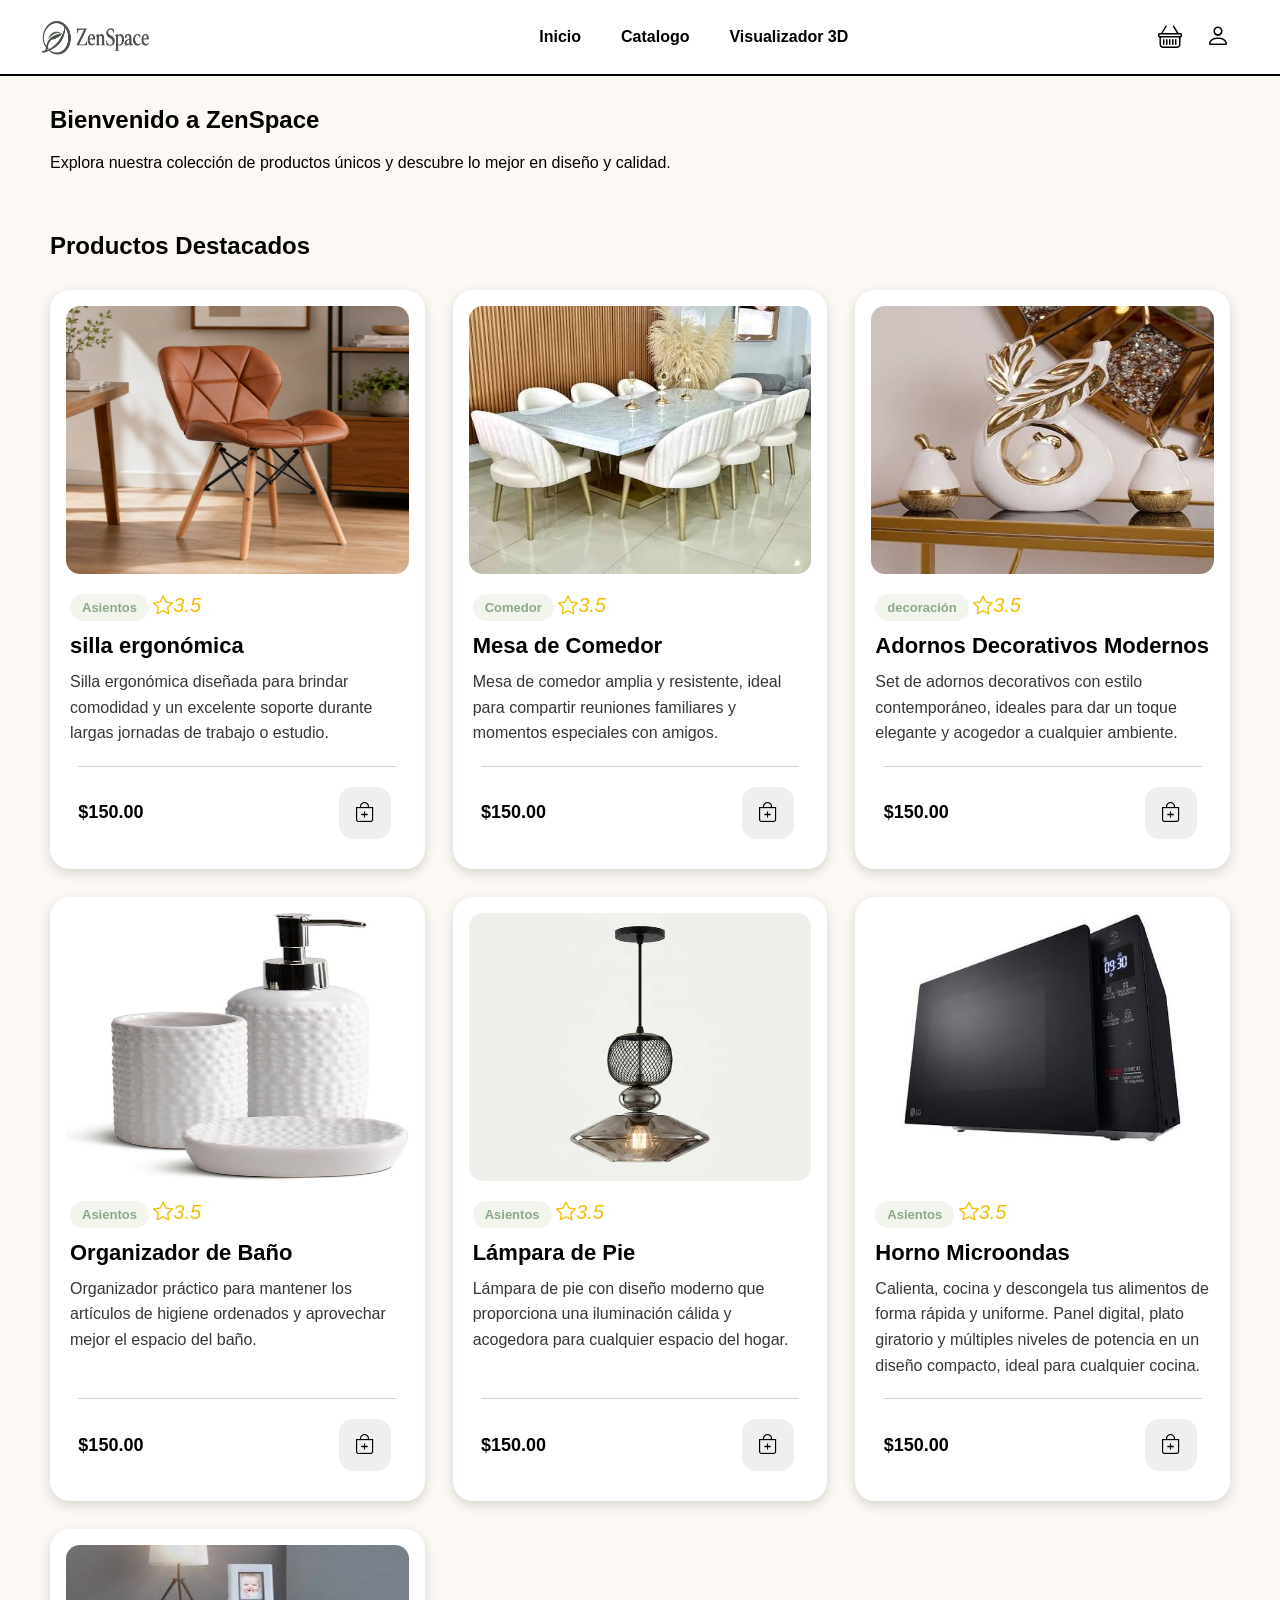
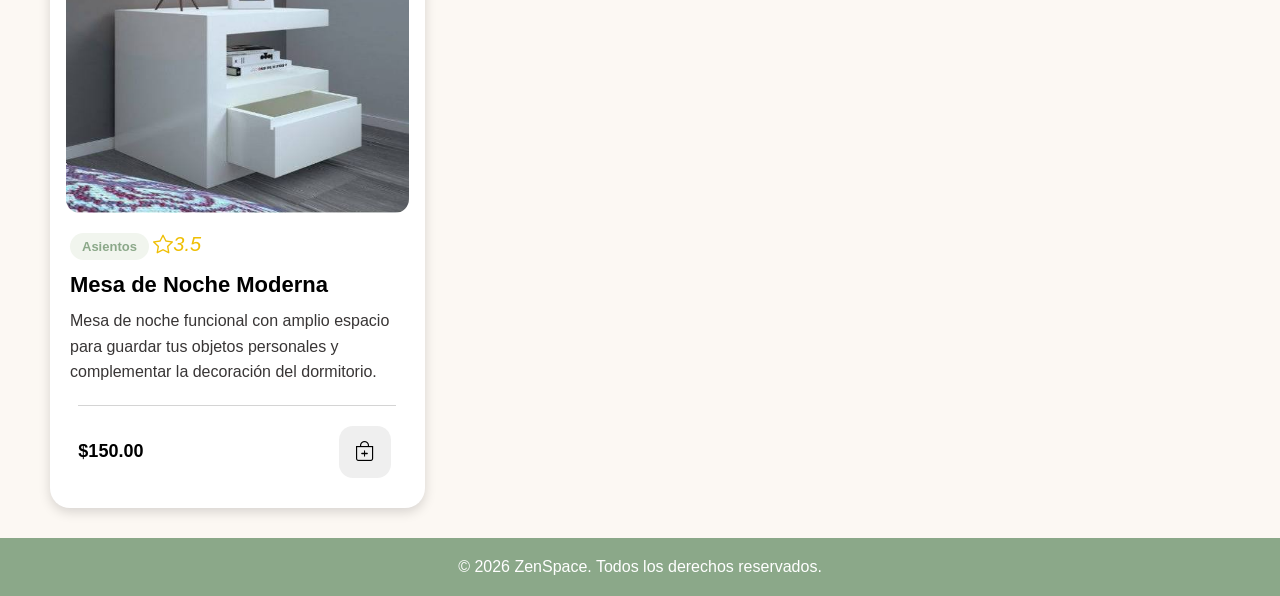
<file: index.html>
<!DOCTYPE html>
<html lang="en">
<head>
    <meta charset="UTF-8">
    <meta name="viewport" content="width=device-width, initial-scale=1.0">
    <title>ZenSpace</title>
    <link rel="stylesheet" href="style.css">
</head>
<body>
    <header class="header">
        <div class="logo">
            <img src="images/logo.png" alt="Logo ZenSpace" width="110" height="35">
        </div>
        <nav class="menu">
            <a href="index.html" class="link">Inicio</a>
            <a href="catalogo.html" class="link">Catalogo</a>
            <a href="visualizador.html" class="link">Visualizador 3D</a>
        </nav>
                <nav class="menu_1">
            <a href="carrito.html" class="btn-carrito"><i class="bi bi-basket"></i></a>
            <a href="perfil.html" class="btn-perfil"><i class="bi bi-person"></i></a>
        </nav>
    </header>

<section class="bienvenida">
    <h1>Bienvenido a ZenSpace</h1>
    <p>Explora nuestra colección de productos únicos y descubre lo mejor en diseño y calidad.</p>
</section>
   
<section>

</section>

  <section class="destacadas-seccion">
     <h2> Productos Destacados</h2>

    <div class="grid-catalogo">
      <article class="card-producto">
        <div class="img-producto">
          <img src="images/silla.png" alt="Silla ergonómica">
          <button class="favorito">
          <i class="bi bi-heart"></i></button>
        </div>

        <div class="contenido-producto" data-id="1">
          <div class="encabezado">
           <span class="marcar-categoria">Asientos</span>
           <span class="btn-estrella"><i class="bi bi-star">3.5</i> </span>
          </div>
           <h3>silla ergonómica</h3>
           <p>Silla ergonómica diseñada para brindar comodidad y un excelente soporte durante largas jornadas de trabajo o estudio.</p>     
          <div class="footer-producto">
           <strong class="precio-catalogo">$150.00</strong>
           <button class="btn-aggcarrito">
           <i class="bi bi-bag-plus"></i></button>
          </div>
        </div>
      </article>

      <article class="card-producto" data-id="2">
        <div class="img-producto">
         <img src="images/comedor.png" alt="Mesa de madera">
         <button class="favorito">
         <i class="bi bi-heart"></i></button>
        </div>

        <div class="contenido-producto">
          <div class="encabezado">
           <span class="marcar-categoria">Comedor</span>
           <span class="btn-estrella"><i class="bi bi-star">3.5</i> </span>
          </div>
           <h3>Mesa de Comedor</h3>
           <p>Mesa de comedor amplia y resistente, ideal para compartir reuniones familiares y momentos especiales con amigos.</p>

          <div class="footer-producto">
           <strong class="precio-catalogo">$150.00</strong>
           <button class="btn-aggcarrito">
           <i class="bi bi-bag-plus"></i></button>
          </div>
        </div>
      </article>

      <article class="card-producto" data-id="3">
        <div class="img-producto">
         <img src="images/adornos.png" alt="Mesa de madera">
         <button class="favorito">
         <i class="bi bi-heart"></i></button>
        </div>

        <div class="contenido-producto">
          <div class="encabezado">
           <span class="marcar-categoria">decoración</span>
           <span class="btn-estrella"><i class="bi bi-star">3.5</i> </span>
          </div>
         <h3>Adornos Decorativos Modernos</h3>
         <p>Set de adornos decorativos con estilo contemporáneo, ideales para dar un toque elegante y acogedor a cualquier ambiente.</p>
          <div class="footer-producto">
           <strong class="precio-catalogo">$150.00</strong>
           <button class="btn-aggcarrito">
           <i class="bi bi-bag-plus"></i></button>
          </div>
        </div>
      </article>

      <article class="card-producto" data-id="4">
        <div class="img-producto">
         <img src="images/aseo.png" alt="Mesa de madera">
         <button class="favorito">
         <i class="bi bi-heart"></i></button>
        </div>

        <div class="contenido-producto">
          <div class="encabezado">
           <span class="marcar-categoria">Asientos</span>
           <span class="btn-estrella"><i class="bi bi-star">3.5</i> </span>
          </div>
           <h3>Organizador de Baño</h3>
           <p>Organizador práctico para mantener los artículos de higiene ordenados y aprovechar mejor el espacio del baño.</p>

          <div class="footer-producto">
           <strong class="precio-catalogo">$150.00</strong>
           <button class="btn-aggcarrito">
           <i class="bi bi-bag-plus"></i></button>
          </div>
        </div>
      </article>

      <article class="card-producto" data-id="5">
        <div class="img-producto">
         <img src="images/lampara.png" alt="Mesa de madera">
         <button class="favorito">
         <i class="bi bi-heart"></i></button>
        </div>

        <div class="contenido-producto">
          <div class="encabezado">
           <span class="marcar-categoria">Asientos</span>
           <span class="btn-estrella"><i class="bi bi-star">3.5</i> </span>
          </div>
           <h3>Lámpara de Pie</h3>
           <p>Lámpara de pie con diseño moderno que proporciona una iluminación cálida y acogedora para cualquier espacio del hogar.</p>

          <div class="footer-producto">
           <strong class="precio-catalogo">$150.00</strong>
           <button class="btn-aggcarrito">
           <i class="bi bi-bag-plus"></i></button>
          </div>
        </div>
      </article>

      <article class="card-producto" data-id="6">
        <div class="img-producto">
         <img src="images/microondas.png" alt="Mesa de madera">
         <button class="favorito">
         <i class="bi bi-heart"></i></button>
        </div>

        <div class="contenido-producto">
          <div class="encabezado">
           <span class="marcar-categoria">Asientos</span>
           <span class="btn-estrella"><i class="bi bi-star">3.5</i> </span>
          </div>
           <h3>Horno Microondas</h3>
           <p>Calienta, cocina y descongela tus alimentos de forma rápida y uniforme. Panel digital, plato giratorio y múltiples niveles de potencia en un diseño compacto, ideal para cualquier cocina.</p>

          <div class="footer-producto">
           <strong class="precio-catalogo">$150.00</strong>
           <button class="btn-aggcarrito">
           <i class="bi bi-bag-plus"></i></button>
          </div>
        </div>
      </article>

      <article class="card-producto" data-id="7">
        <div class="img-producto">
         <img src="images/mesa_noche.png" alt="Mesa de madera">
         <button class="favorito">
         <i class="bi bi-heart"></i></button>
        </div>

        <div class="contenido-producto">
          <div class="encabezado">
           <span class="marcar-categoria">Asientos</span>
           <span class="btn-estrella"><i class="bi bi-star">3.5</i> </span>
           </div>
           <h3>Mesa de Noche Moderna</h3>
           <p>Mesa de noche funcional con amplio espacio para guardar tus objetos personales y complementar la decoración del dormitorio.</p>

          <div class="footer-producto">
           <strong class="precio-catalogo">$150.00</strong>
           <button class="btn-aggcarrito">
           <i class="bi bi-bag-plus"></i></button>
          </div>
        </div>
      </article>

  </section>


  <footer class="footer">
    <p>&copy; 2026 ZenSpace. Todos los derechos reservados.</p>
</footer>
<script src="app.js"></script>
</body>
</html>
</file>
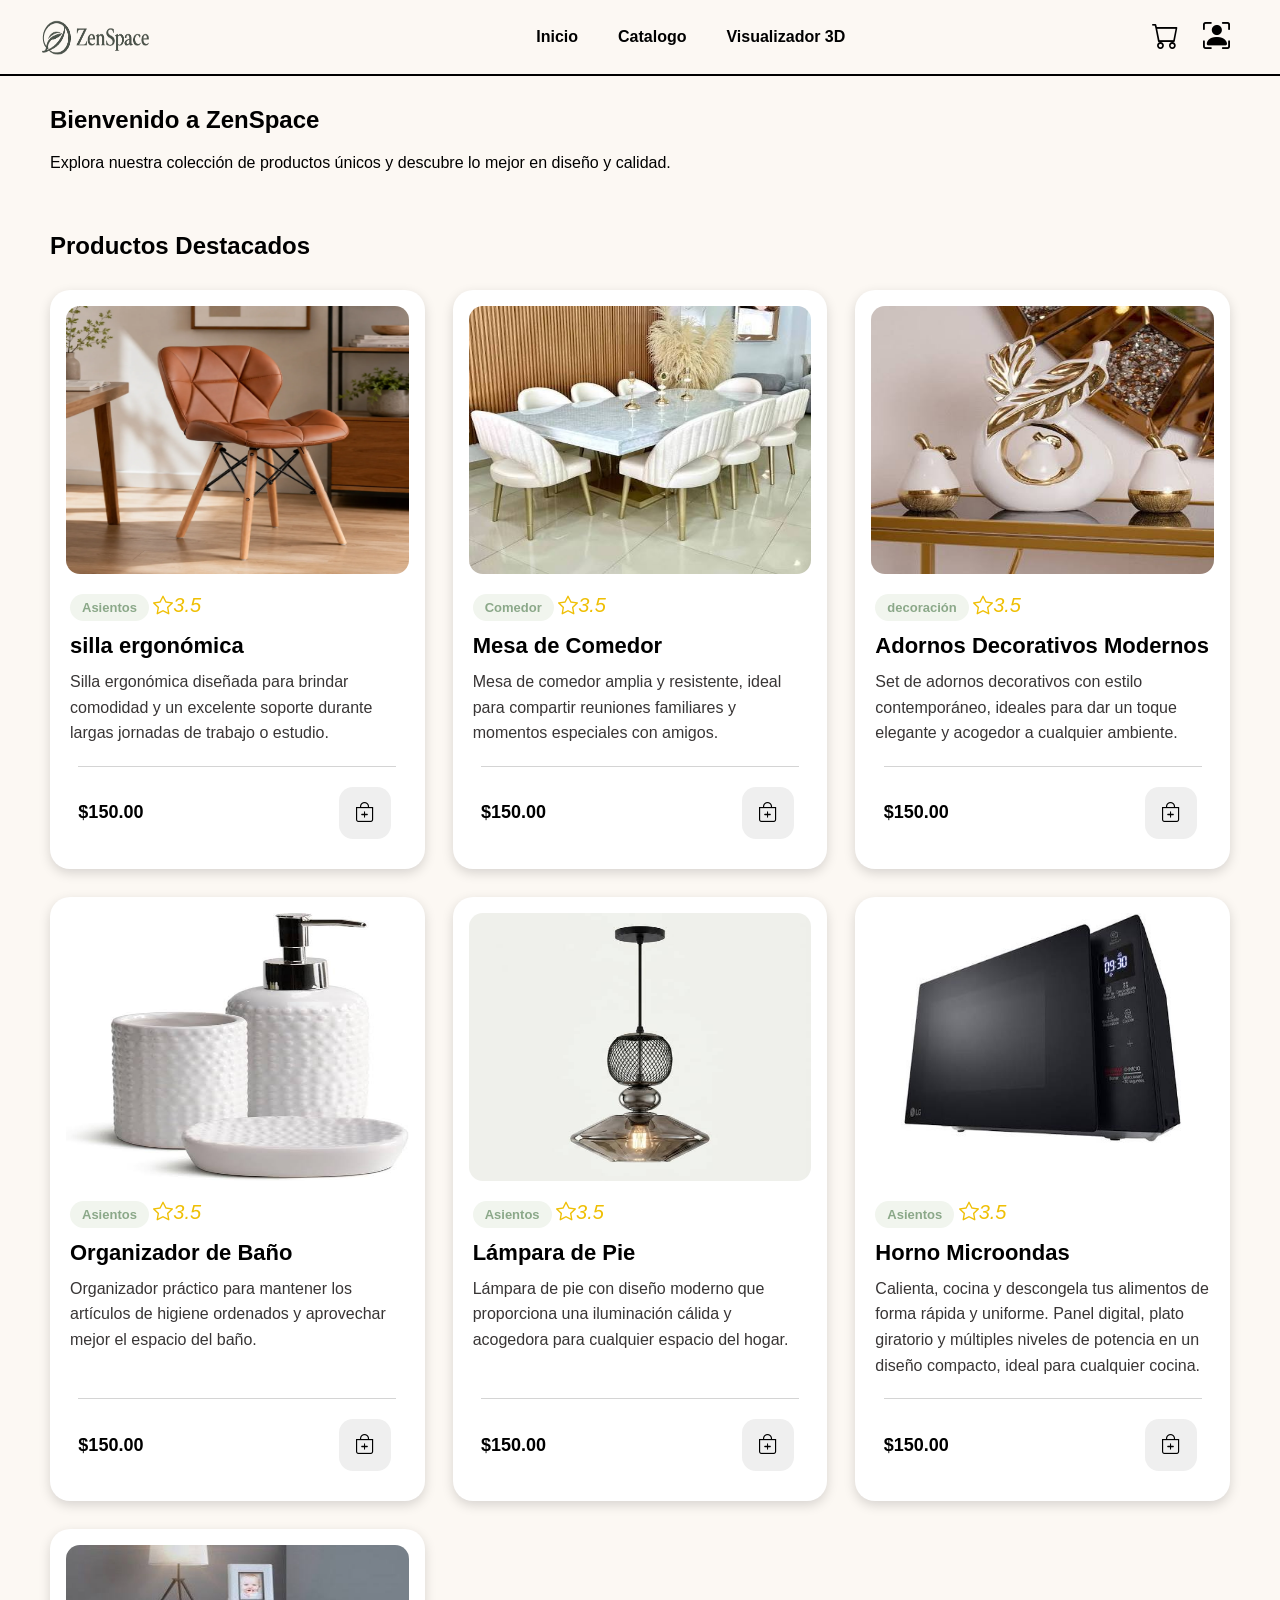
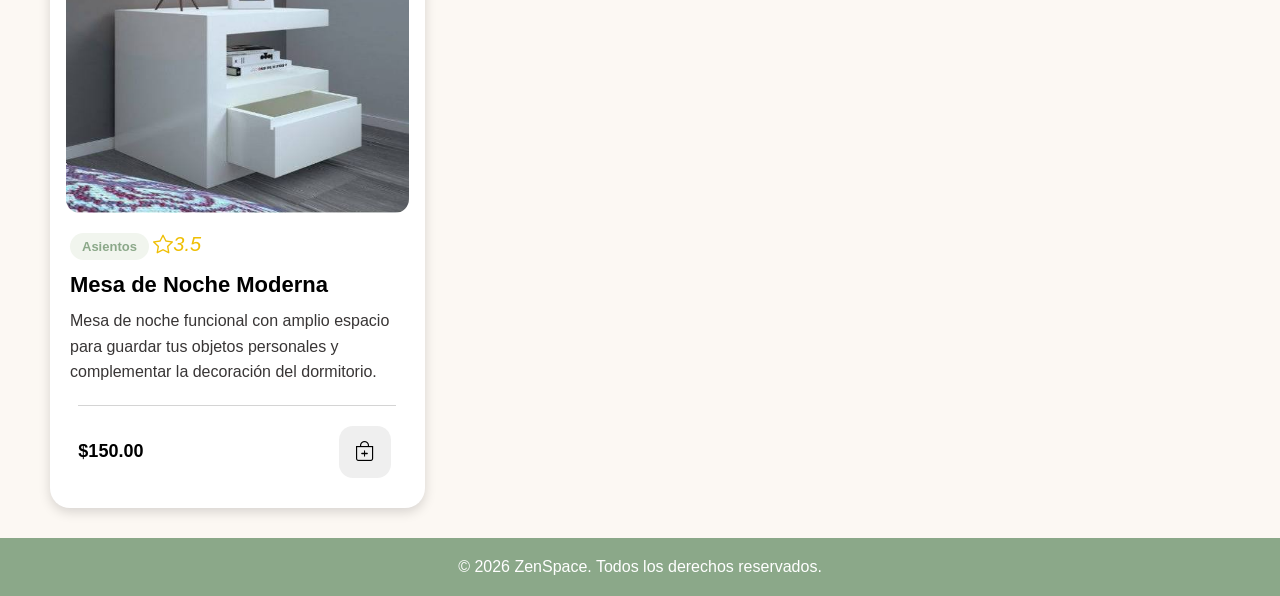
<file: Cliente/index.html>
<!DOCTYPE html>
<html lang="en">
<head>
    <meta charset="UTF-8">
    <meta name="viewport" content="width=device-width, initial-scale=1.0">
    <title>ZenSpace</title>
    <link rel="stylesheet" href="style.css">
</head>
<body>
    <header class="header">
        <div class="logo">
            <img src="../images/logo.png" alt="Logo ZenSpace" width="110" height="35">
        </div>
        <nav class="menu">
            <a href="index.html" class="link">Inicio</a>
            <a href="catalogo.html" class="link">Catalogo</a>
            <a href="visualizador.html" class="link">Visualizador 3D</a>
        </nav>
                <nav class="menu_1">
            <a href="carrito.html" class="btn-carrito"><i class="bi bi-cart"></i></a>
            <a href="perfil.html" class="btn-perfil"><i class="bi bi-person-bounding-box"></i></a>
        </nav>
    </header>

<section class="bienvenida">
    <h1>Bienvenido a ZenSpace</h1>
    <p>Explora nuestra colección de productos únicos y descubre lo mejor en diseño y calidad.</p>
</section>
   
<section>

</section>

  <section class="destacadas-seccion">
     <h2> Productos Destacados</h2>

    <div class="grid-catalogo">
      <article class="card-producto">
        <div class="img-producto">
          <img src="../images/silla.png" alt="Silla ergonómica">
          <button class="favorito">
          <i class="bi bi-heart"></i></button>
        </div>

        <div class="contenido-producto">
          <div class="encabezado">
           <span class="marcar-categoria">Asientos</span>
           <span class="btn-estrella"><i class="bi bi-star">3.5</i> </span>
          </div>
           <h3>silla ergonómica</h3>
           <p>Silla ergonómica diseñada para brindar comodidad y un excelente soporte durante largas jornadas de trabajo o estudio.</p>     
          <div class="footer-producto">
           <strong class="precio-catalogo">$150.00</strong>
           <button class="btn-aggcarrito">
           <i class="bi bi-bag-plus"></i></button>
          </div>
        </div>
      </article>

      <article class="card-producto">
        <div class="img-producto">
         <img src="../images/comedor.png" alt="Mesa de madera">
         <button class="favorito">
         <i class="bi bi-heart"></i></button>
        </div>

        <div class="contenido-producto">
          <div class="encabezado">
           <span class="marcar-categoria">Comedor</span>
           <span class="btn-estrella"><i class="bi bi-star">3.5</i> </span>
          </div>
           <h3>Mesa de Comedor</h3>
           <p>Mesa de comedor amplia y resistente, ideal para compartir reuniones familiares y momentos especiales con amigos.</p>

          <div class="footer-producto">
           <strong class="precio-catalogo">$150.00</strong>
           <button class="btn-aggcarrito">
           <i class="bi bi-bag-plus"></i></button>
          </div>
        </div>
      </article>

      <article class="card-producto">
        <div class="img-producto">
         <img src="../images/adornos.png" alt="Mesa de madera">
         <button class="favorito">
         <i class="bi bi-heart"></i></button>
        </div>

        <div class="contenido-producto">
          <div class="encabezado">
           <span class="marcar-categoria">decoración</span>
           <span class="btn-estrella"><i class="bi bi-star">3.5</i> </span>
          </div>
         <h3>Adornos Decorativos Modernos</h3>
         <p>Set de adornos decorativos con estilo contemporáneo, ideales para dar un toque elegante y acogedor a cualquier ambiente.</p>
          <div class="footer-producto">
           <strong class="precio-catalogo">$150.00</strong>
           <button class="btn-aggcarrito">
           <i class="bi bi-bag-plus"></i></button>
          </div>
        </div>
      </article>

      <article class="card-producto">
        <div class="img-producto">
         <img src="../images/aseo.png" alt="Mesa de madera">
         <button class="favorito">
         <i class="bi bi-heart"></i></button>
        </div>

        <div class="contenido-producto">
          <div class="encabezado">
           <span class="marcar-categoria">Asientos</span>
           <span class="btn-estrella"><i class="bi bi-star">3.5</i> </span>
          </div>
           <h3>Organizador de Baño</h3>
           <p>Organizador práctico para mantener los artículos de higiene ordenados y aprovechar mejor el espacio del baño.</p>

          <div class="footer-producto">
           <strong class="precio-catalogo">$150.00</strong>
           <button class="btn-aggcarrito">
           <i class="bi bi-bag-plus"></i></button>
          </div>
        </div>
      </article>

      <article class="card-producto">
        <div class="img-producto">
         <img src="../images/lampara.png" alt="Mesa de madera">
         <button class="favorito">
         <i class="bi bi-heart"></i></button>
        </div>

        <div class="contenido-producto">
          <div class="encabezado">
           <span class="marcar-categoria">Asientos</span>
           <span class="btn-estrella"><i class="bi bi-star">3.5</i> </span>
          </div>
           <h3>Lámpara de Pie</h3>
           <p>Lámpara de pie con diseño moderno que proporciona una iluminación cálida y acogedora para cualquier espacio del hogar.</p>

          <div class="footer-producto">
           <strong class="precio-catalogo">$150.00</strong>
           <button class="btn-aggcarrito">
           <i class="bi bi-bag-plus"></i></button>
          </div>
        </div>
      </article>
   
      <article class="card-producto">
        <div class="img-producto">
         <img src="../images/microondas.png" alt="Mesa de madera">
         <button class="favorito">
         <i class="bi bi-heart"></i></button>
        </div>

        <div class="contenido-producto">
          <div class="encabezado">
           <span class="marcar-categoria">Asientos</span>
           <span class="btn-estrella"><i class="bi bi-star">3.5</i> </span>
          </div>
           <h3>Horno Microondas</h3>
           <p>Calienta, cocina y descongela tus alimentos de forma rápida y uniforme. Panel digital, plato giratorio y múltiples niveles de potencia en un diseño compacto, ideal para cualquier cocina.</p>

          <div class="footer-producto">
           <strong class="precio-catalogo">$150.00</strong>
           <button class="btn-aggcarrito">
           <i class="bi bi-bag-plus"></i></button>
          </div>
        </div>
      </article>

      <article class="card-producto">
        <div class="img-producto">
         <img src="../images/mesa_noche.png" alt="Mesa de madera">
         <button class="favorito">
         <i class="bi bi-heart"></i></button>
        </div>

        <div class="contenido-producto">
          <div class="encabezado">
           <span class="marcar-categoria">Asientos</span>
           <span class="btn-estrella"><i class="bi bi-star">3.5</i> </span>
           </div>
           <h3>Mesa de Noche Moderna</h3>
           <p>Mesa de noche funcional con amplio espacio para guardar tus objetos personales y complementar la decoración del dormitorio.</p>

          <div class="footer-producto">
           <strong class="precio-catalogo">$150.00</strong>
           <button class="btn-aggcarrito">
           <i class="bi bi-bag-plus"></i></button>
          </div>
        </div>
      </article>

  </section>

</body>

<footer class="footer">
    <p>&copy; 2026 ZenSpace. Todos los derechos reservados.</p>
</footer>
</html>
</file>
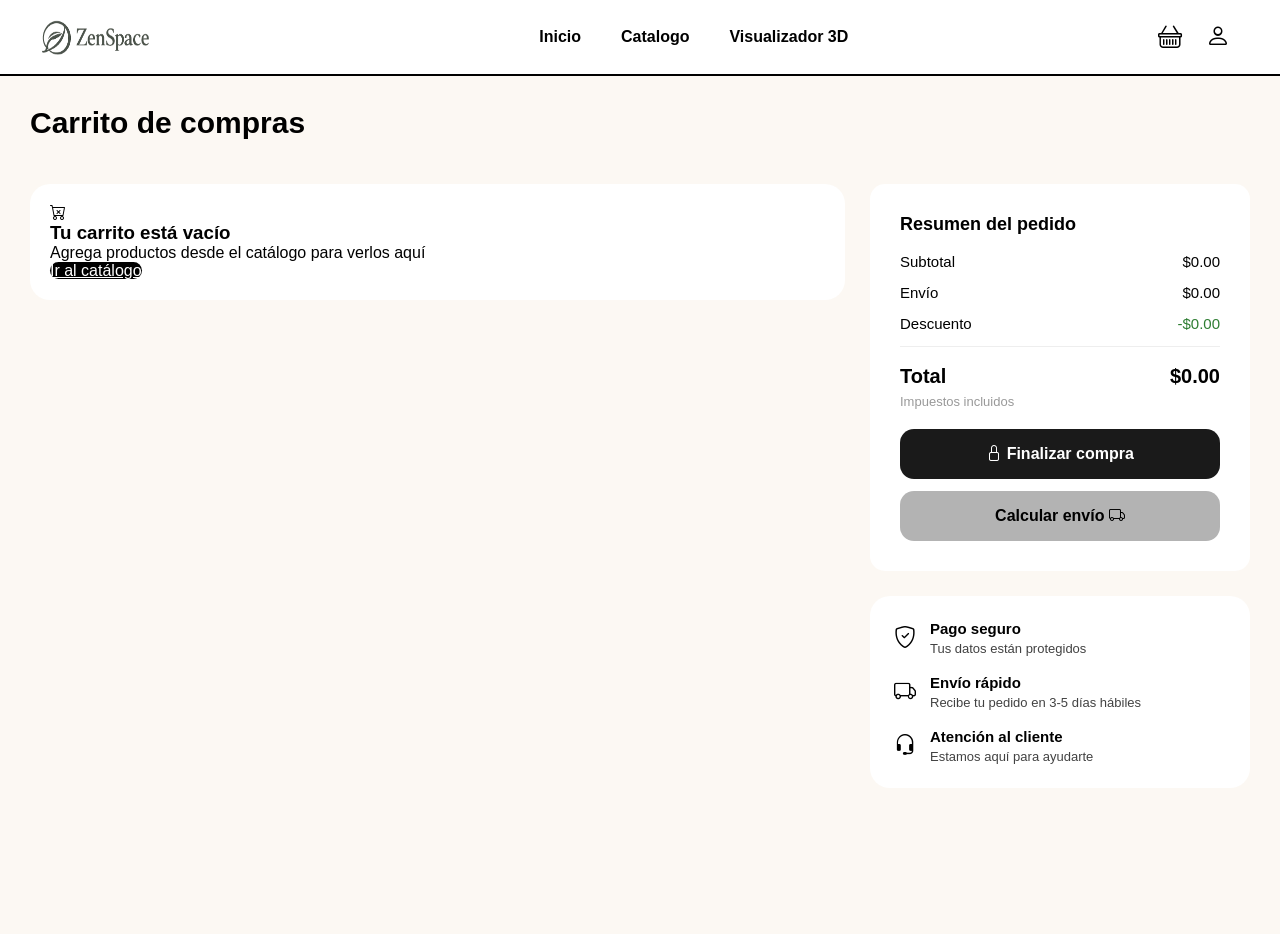
<file: carrito.html>
<!DOCTYPE html>
<html lang="en">
<head>
    <meta charset="UTF-8">
    <meta name="viewport" content="width=device-width, initial-scale=1.0">
    <title>ZenSpace</title>
    <link rel="stylesheet" href="style.css">
</head>
<body>
    <header class="header">
        <div class="logo">
            <img src="images/logo.png" alt="Logo ZenSpace" width="110" height="35">
        </div>
        <nav class="menu">
            <a href="index.html" class="link">Inicio</a>
            <a href="catalogo.html" class="link">Catalogo</a>
            <a href="visualizador.html" class="link">Visualizador 3D</a>
        </nav>
                <nav class="menu_1">
            <a href="carrito.html" class="btn-carrito"><i class="bi bi-basket"></i></a>
            <a href="perfil.html" class="btn-perfil"><i class="bi bi-person"></i></a>
        </nav>
    </header>

            <div class="header-carrito">
            <h3>Carrito de compras</h3>
            </div>


    <section class="carrito">

        <aside class="productos-carrito">
             <div class="lista-prodcutos">
                <div class="producto-agregado">
                    <img src="images/mesa_noche.png" alt="Mesa de noche">
                    <div class="descripcion-producto">
                        <h3>Mesa de Noche Moderna</h3>
                        <span class="marcar-categoria">Dormitorio</span>
                        <h4>$150.00</h4>
                    </div>
                    <div class="cantidad-productos">
                        <h4>Cantidad</h4>
                        <div class="suma-resta-producto">
                           <button class="restar-producto">-</button>
                           <input type="text" class="numero-productos" value="1">
                           <button class="sumar-producto">+</button>
                        </div>
                    </div>
                    <div class="total-productosumado">
                        <div class="total-precio">
                            <span>$150.00</span>
                            <button class="eliminar-producto"><i class="bi bi-trash"></i></button>
                        </div>
                    </div>
                </div>
             </div>

            <div class="lista-prodcutos">
                <div class="producto-agregado">
                    <img src="images/silla.png" alt="Silla ergonomica">
                    <div class="descripcion-producto">
                        <h3>Silla Ergonomica</h3>
                        <span class="marcar-categoria">Asientos</span>
                        <h4>$120.00</h4>
                    </div>
                    <div class="cantidad-productos">
                        <h4>Cantidad</h4>
                        <div class="suma-resta-producto">
                           <button class="restar-producto">-</button>
                           <input type="text" class="numero-productos" value="1">
                           <button class="sumar-producto">+</button>
                        </div>
                    </div>
                    <div class="total-productosumado">
                        <div class="total-precio">
                            <span>$120.00</span>
                            <button class="eliminar-producto"><i class="bi bi-trash"></i></button>
                        </div>
                    </div>
                </div>
             </div>

            <div class="lista-prodcutos">
                <div class="producto-agregado">
                    <img src="images/comedor.png" alt="mesa de comedor">
                    <div class="descripcion-producto">
                        <h3>Mesa de Comedo</h3>
                        <span class="marcar-categoria">Comedor</span>
                        <h4>$90.00</h4>
                    </div>
                    <div class="cantidad-productos">
                        <h4>Cantidad</h4>
                        <div class="suma-resta-producto">
                           <button class="restar-producto">-</button>
                           <input type="text" class="numero-productos" value="1">
                           <button class="sumar-producto">+</button>
                        </div>
                    </div>
                    <div class="total-productosumado">
                        <div class="total-precio">
                            <span>$90.00</span>
                            <button class="eliminar-producto"><i class="bi bi-trash"></i></button>
                        </div>
                    </div>
                </div>
             </div>

        </aside>

    <div class="resumen-columna">

        <div class="resumen-carrito">
            <div class="resumen-pedido">
              <h3>Resumen del pedido</h3>

                <div class="fila-resumen">
                  <span>Subtotal</span>
                  <span>$360.00</span>
                </div>

                <div class="fila-resumen">
                  <span>Envío</span>
                  <span>$19.99</span>
                </div>

                <div class="fila-resumen">
                  <span>Descuento</span>
                  <span class="descuento">-$15.00</span>
                </div>
            </div>

        <div class="finalizar-compra">
            <div class="fila-total">
              <h2>Total</h2>
              <span>$364.99</span>
            </div>
              <p class="impuestos">Impuestos incluidos</p>

              <button class="btn-finalizar">
              <i class="bi bi-lock"></i> Finalizar compra
              </button>
              <button class="btn-envio">
              Calcular envío <i class="bi bi-truck"></i>
              </button>
            </div>
        </div>
        

        <div class="confianza-compra">
            <div class="fila-confianza">
              <i class="bi bi-shield-check"></i>
                <div class="texto-confianza">
                  <h4>Pago seguro</h4>
                  <p>Tus datos están protegidos</p>
                </div>
           </div>

            <div class="fila-confianza">
              <i class="bi bi-truck"></i>
                <div class="texto-confianza">
                  <h4>Envío rápido</h4>
                  <p>Recibe tu pedido en 3-5 días hábiles</p>
                </div>
            </div>

            <div class="fila-confianza">
             <i class="bi bi-headset"></i>
                <div class="texto-confianza">
                  <h4>Atención al cliente</h4>
                  <p>Estamos aquí para ayudarte</p>
                </div>
            </div>
        </div>
        </div>
    </div>

        
    </section>

<script src="app.js"></script>
</body>
</html>
</file>
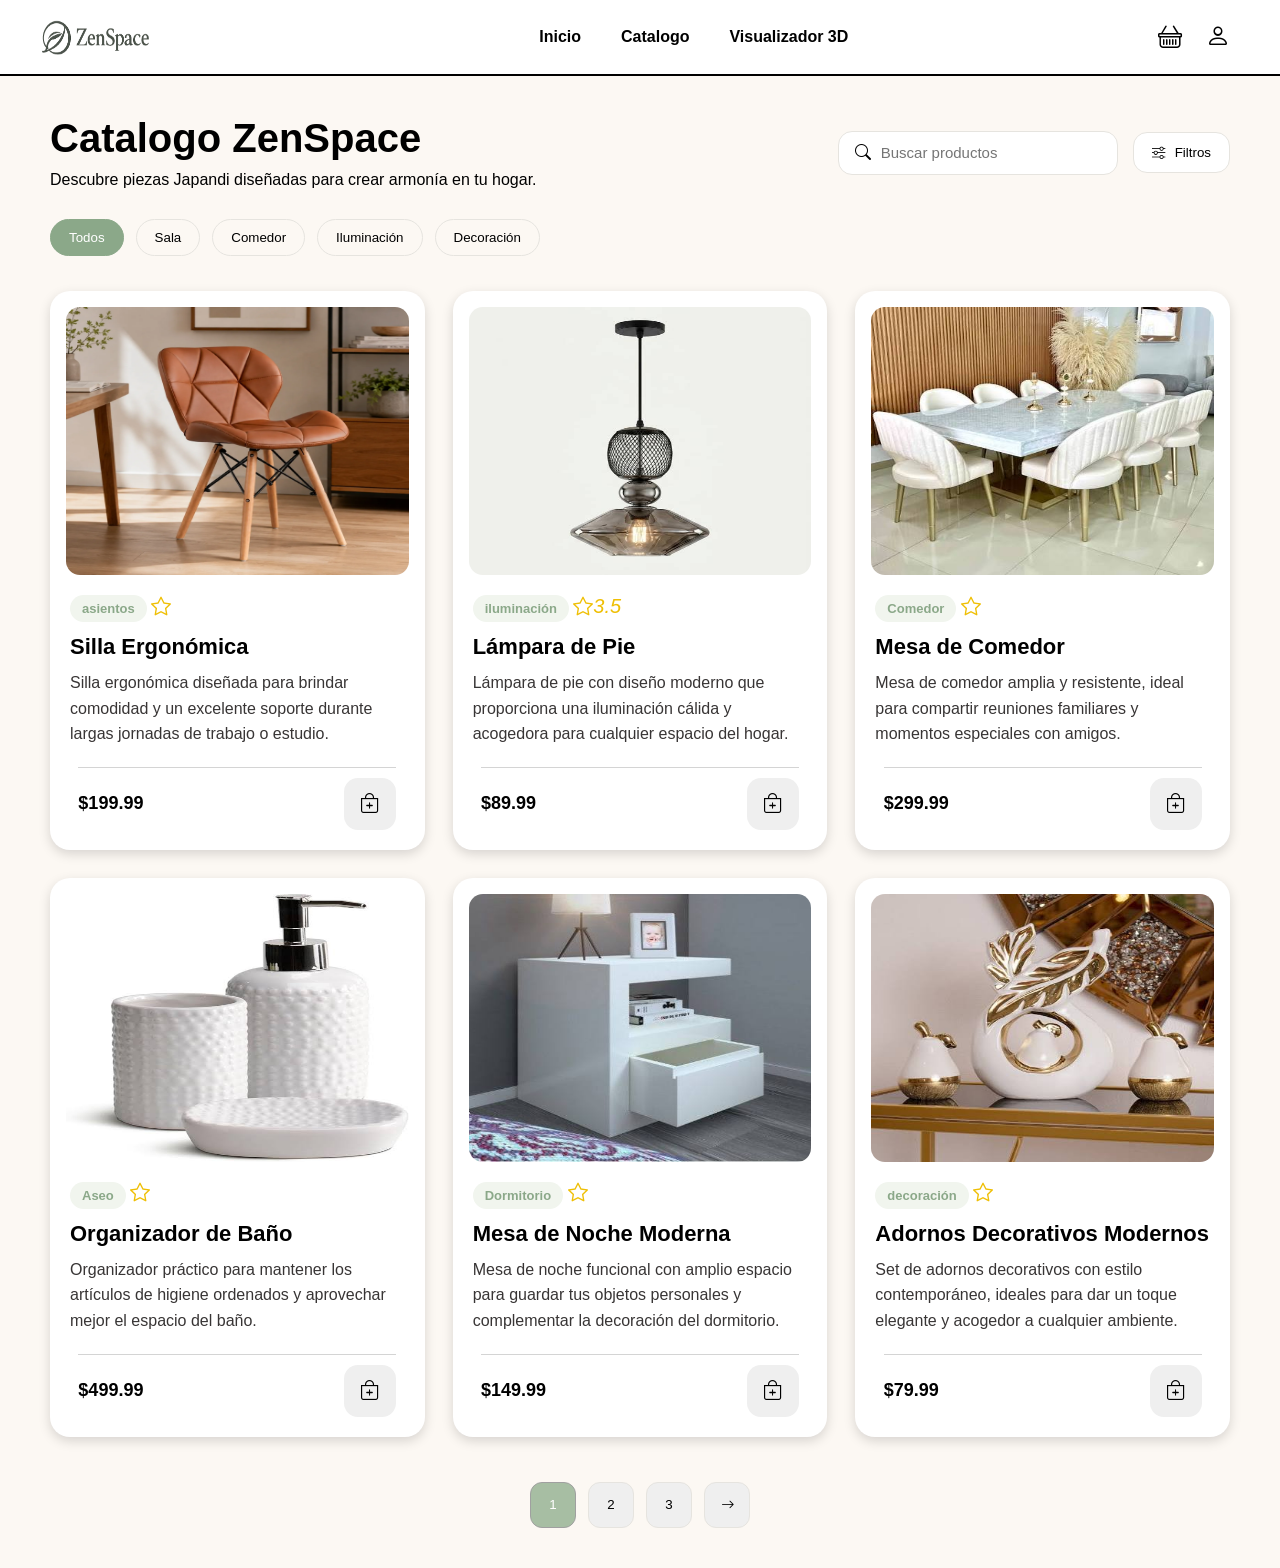
<file: catalogo.html>
<!DOCTYPE html>
<html lang="en">
<head>
    <meta charset="UTF-8">
    <meta name="viewport" content="width=device-width, initial-scale=1.0">
    <title>ZenSpace</title>
    <link rel="stylesheet" href="style.css">
</head>
<body>
    <header class="header">
        <div class="logo">
            <img src="images/logo.png" alt="Logo ZenSpace" width="110" height="35">
        </div>
        <nav class="menu">
            <a href="index.html" class="link">Inicio</a>
            <a href="catalogo.html" class="link">Catalogo</a>
            <a href="visualizador.html" class="link">Visualizador 3D</a>
        </nav>
                <nav class="menu_1">
            <a href="carrito.html" class="btn-carrito"><i class="bi bi-basket"></i></a>
            <a href="perfil.html" class="btn-perfil"><i class="bi bi-person"></i></a>
        </nav>
    </header>

    <section class="catalogo">

        <div class="header-catalogo">

            <div>
                <h1>Catalogo ZenSpace</h1>
                <p>Descubre piezas Japandi diseñadas para crear armonía en tu hogar.</p>   
            </div>
            <div class="acciones">
                <div class="busqueda"><i class="bi bi-search"></i>
                <input type="text" placeholder="Buscar productos">
                </div>

                <button class="btn-filtro"><i class="bi bi-sliders"></i>Filtros</button>

            </div>
        </div>

        <div class="filtros">
            <button class="chip activo">Todos</button>
            <button class="chip">Sala</button>
            <button class="chip">Comedor</button>
            <button class="chip">Iluminación</button>
            <button class="chip">Decoración</button>
        </div>

        <div class="grid-catalogo">
            <article class="card-producto" data-id="1">
                <div class="img-producto">
                 <img src="images/silla.png" alt="silla ergonomica">
                 <button class="favorito">
                 <i class="bi bi-heart"></i>
                 </button>
                </div>

                <div class="contenido-producto">
                    <div class="encabezado">
                     <span class="marcar-categoria">asientos</span>
                     <span class="btn-estrella">
                     <i class="bi bi-star"></i> </span> 
                    </div>
                    <h3>Silla Ergonómica</h3>
                    <p>Silla ergonómica diseñada para brindar comodidad y un excelente soporte durante largas jornadas de trabajo o estudio.</p>

                    <div class="footer-producto">
                        <div>
                         <strong class="precio-catalogo">$199.99</strong>
                        </div>
                     <button class="btn-agregar-carrito">
                     <i class="bi bi-bag-plus"></i>
                     </button>
                    </div>
                </div>
            </article>

            <article class="card-producto" data-id="5">
                <div class="img-producto">
                    <img src="images/lampara.png" alt="lampara de pie">
                    <button class="favorito">
                        <i class="bi bi-heart"></i>
                    </button>
                </div>

                <div class="contenido-producto">
                    <div class="encabezado">
                     <span class="marcar-categoria">iluminación</span>
                     <span class="btn-estrella"><i class="bi bi-star">3.5</i> </span>
                    </div>
                 <h3>Lámpara de Pie</h3>
                 <p>Lámpara de pie con diseño moderno que proporciona una iluminación cálida y acogedora para cualquier espacio del hogar.</p>

                    <div class="footer-producto">
                        <div>
                         <strong class="precio-catalogo">$89.99</strong>
                        </div>
                     <button class="btn-agregar-carrito">
                     <i class="bi bi-bag-plus"></i>
                     </button>
                    </div>
                </div>
            </article>

            <article class="card-producto" data-id="2">
                <div class="img-producto">
                    <img src="images/comedor.png" alt="mesa de comedor">
                    <button class="favorito">
                        <i class="bi bi-heart"></i>
                    </button>
                </div>

                <div class="contenido-producto">
                    <div class="encabezado">
                     <span class="marcar-categoria">Comedor</span>
                     <span class="btn-estrella"><i class="bi bi-star"></i></span>
                    </div>
                    <h3>Mesa de Comedor</h3>
                    <p>Mesa de comedor amplia y resistente, ideal para compartir reuniones familiares y momentos especiales con amigos.</p>

                    <div class="footer-producto">
                        <div>
                         <strong class="precio-catalogo">$299.99</strong>
                        </div>

                     <button class="btn-agregar-carrito">
                     <i class="bi bi-bag-plus"></i>
                     </button>
                    </div>
                </div>
            </article>

            <article class="card-producto" data-id="4">
                <div class="img-producto">
                    <img src="images/aseo.png" alt="sofa minimalista">
                    <button class="favorito">
                        <i class="bi bi-heart"></i>
                    </button>
                </div>

                <div class="contenido-producto">
                    <div class="encabezado">
                     <span class="marcar-categoria">Aseo</span>
                     <span class="btn-estrella"><i class="bi bi-star"></i></span>
                    </div>
                    <h3>Organizador de Baño</h3>
                    <p>Organizador práctico para mantener los artículos de higiene ordenados y aprovechar mejor el espacio del baño.</p>

                    <div class="footer-producto">
                        <div>
                         <strong class="precio-catalogo">$499.99</strong>
                        </div>

                     <button class="btn-agregar-carrito">
                     <i class="bi bi-bag-plus"></i>
                     </button>
                    </div>
                </div>
            </article>

            <article class="card-producto" data-id="7">
                <div class="img-producto">
                    <img src="images/mesa_noche.png" alt="mesa de noche">
                    <button class="favorito">
                        <i class="bi bi-heart"></i>
                    </button>
                </div>

                <div class="contenido-producto">
                    <div class="encabezado">
                     <span class="marcar-categoria">Dormitorio</span>
                     <span class="btn-estrella"><i class="bi bi-star"></i></span>
                    </div>
                    <h3>Mesa de Noche Moderna</h3>
                    <p>Mesa de noche funcional con amplio espacio para guardar tus objetos personales y complementar la decoración del dormitorio.</p>

                    <div class="footer-producto">
                        <div>
                         <strong class="precio-catalogo">$149.99</strong>
                        </div>

                     <button class="btn-agregar-carrito">
                     <i class="bi bi-bag-plus"></i>
                     </button>
                    </div>
                </div>
            </article>

            <article class="card-producto" data-id="3">
                <div class="img-producto">
                    <img src="images/adornos.png" alt="adornos de decoración">
                    <button class="favorito">
                        <i class="bi bi-heart"></i>
                    </button>
                </div>

                <div class="contenido-producto">
                    <div class="encabezado">
                     <span class="marcar-categoria">decoración</span> 
                     <span class="btn-estrella"><i class="bi bi-star"></i> </span>
                    </div>
                    <h3>Adornos Decorativos Modernos</h3>
                    <p>Set de adornos decorativos con estilo contemporáneo, ideales para dar un toque elegante y acogedor a cualquier ambiente.</p>

                    <div class="footer-producto">
                        <div>
                         <strong class="precio-catalogo">$79.99</strong>
                        </div>

                     <button class="btn-agregar-carrito">
                     <i class="bi bi-bag-plus"></i>
                     </button>
                    </div>
                </div>
            </article>
        </div>

        <div class="paginacion">
            <button class="pagina actual">1</button>
            <button class="pagina">2</button>
            <button class="pagina">3</button>
            <button class="siguiente pagina">
            <i class="bi bi-arrow-right"></i>
            </button>
        </div>
    </section>

<script src="app.js"></script>
</body>
</html>
</file>
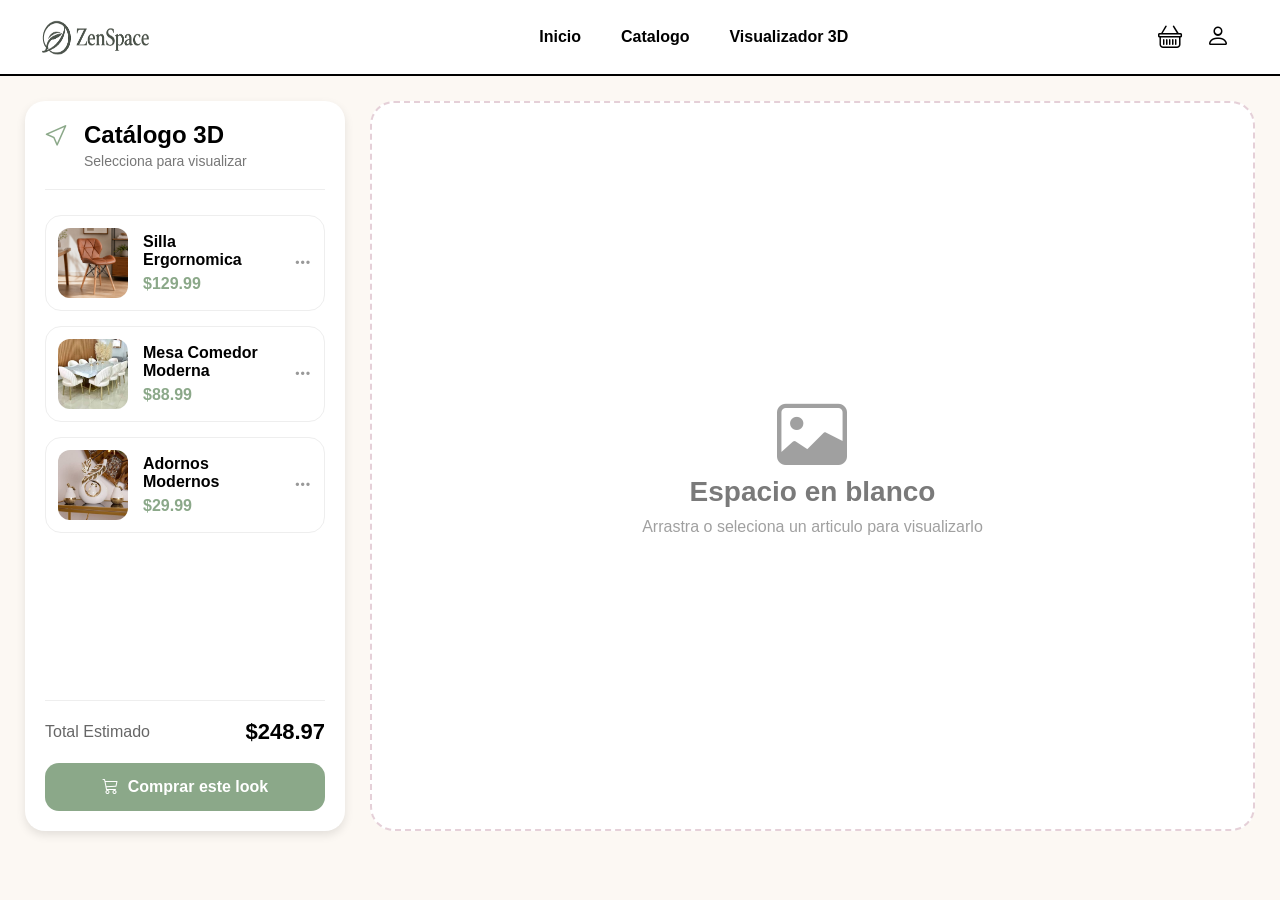
<file: visualizador.html>
<!DOCTYPE html>
<html lang="en">
<head>
    <meta charset="UTF-8">
    <meta name="viewport" content="width=device-width, initial-scale=1.0">
    <title>ZenSpace</title>
    <link rel="stylesheet" href="style.css">
</head>
<body>
    <header class="header">
        <div class="logo">
            <img src="images/logo.png" alt="Logo ZenSpace" width="110" height="35">
        </div>
        <nav class="menu">
            <a href="index.html" class="link">Inicio</a>
            <a href="catalogo.html" class="link">Catalogo</a>
            <a href="visualizador.html" class="link">Visualizador 3D</a>
        </nav>
                <nav class="menu_1">
            <a href="carrito.html" class="btn-carrito"><i class="bi bi-basket"></i></a>
            <a href="perfil.html" class="btn-perfil"><i class="bi bi-person"></i></a>
        </nav>
    </header>

<section class="visualizador">

    <aside class="panel-3d">

      <div class="panel-titulo">
        <i class="bi bi-cursor"></i>
          <div>
            <h2>Catálogo 3D</h2>
            <p>Selecciona para visualizar</p>
          </div>
      </div>

    <div class="lista-3d">

        <div class="item-3d">  
          <img src="images/silla.png" alt="Silla Ergonomica">
          <div class="item-info">
            <h3>Silla Ergornomica</h3>
            <span>$129.99</span>
          </div>
          <i class="bi bi-three-dots"></i>
        </div>

      <div class="item-3d">
        <img src="images/comedor.png" alt="Mesa Comedor Moderna">
        <div class="item-info">
            <h3>Mesa Comedor Moderna</h3>
            <span>$88.99</span>
        </div>
        <i class="bi bi-three-dots"></i>
      </div>

      <div class="item-3d">
        <img src="images/adornos.png" alt="Adornos Modernos">
        <div class="item-info">
            <h3>Adornos Modernos</h3>
            <span>$29.99</span>
        </div>
        <i class="bi bi-three-dots"></i>
      </div>
    </div>

      <div class="resumen-3d">
        <div class="total-productos3d">
            <span>Total Estimado</span>
            <strong>$248.97</strong>
        </div>

        <button class="btn-look">
            <i class="bi bi-cart3"></i>
            Comprar este look
        </button>

      </div>

    </aside>

    <div class="lienzo-3d">
        <div class="visualizacion">
            <i class="bi bi-image"></i>
            <h3>Espacio en blanco</h3>
            <p>Arrastra o seleciona un articulo para visualizarlo</p>
        </div>

    </div>

</section>

<script src="app.js"></script>
</body>
</html>
</file>
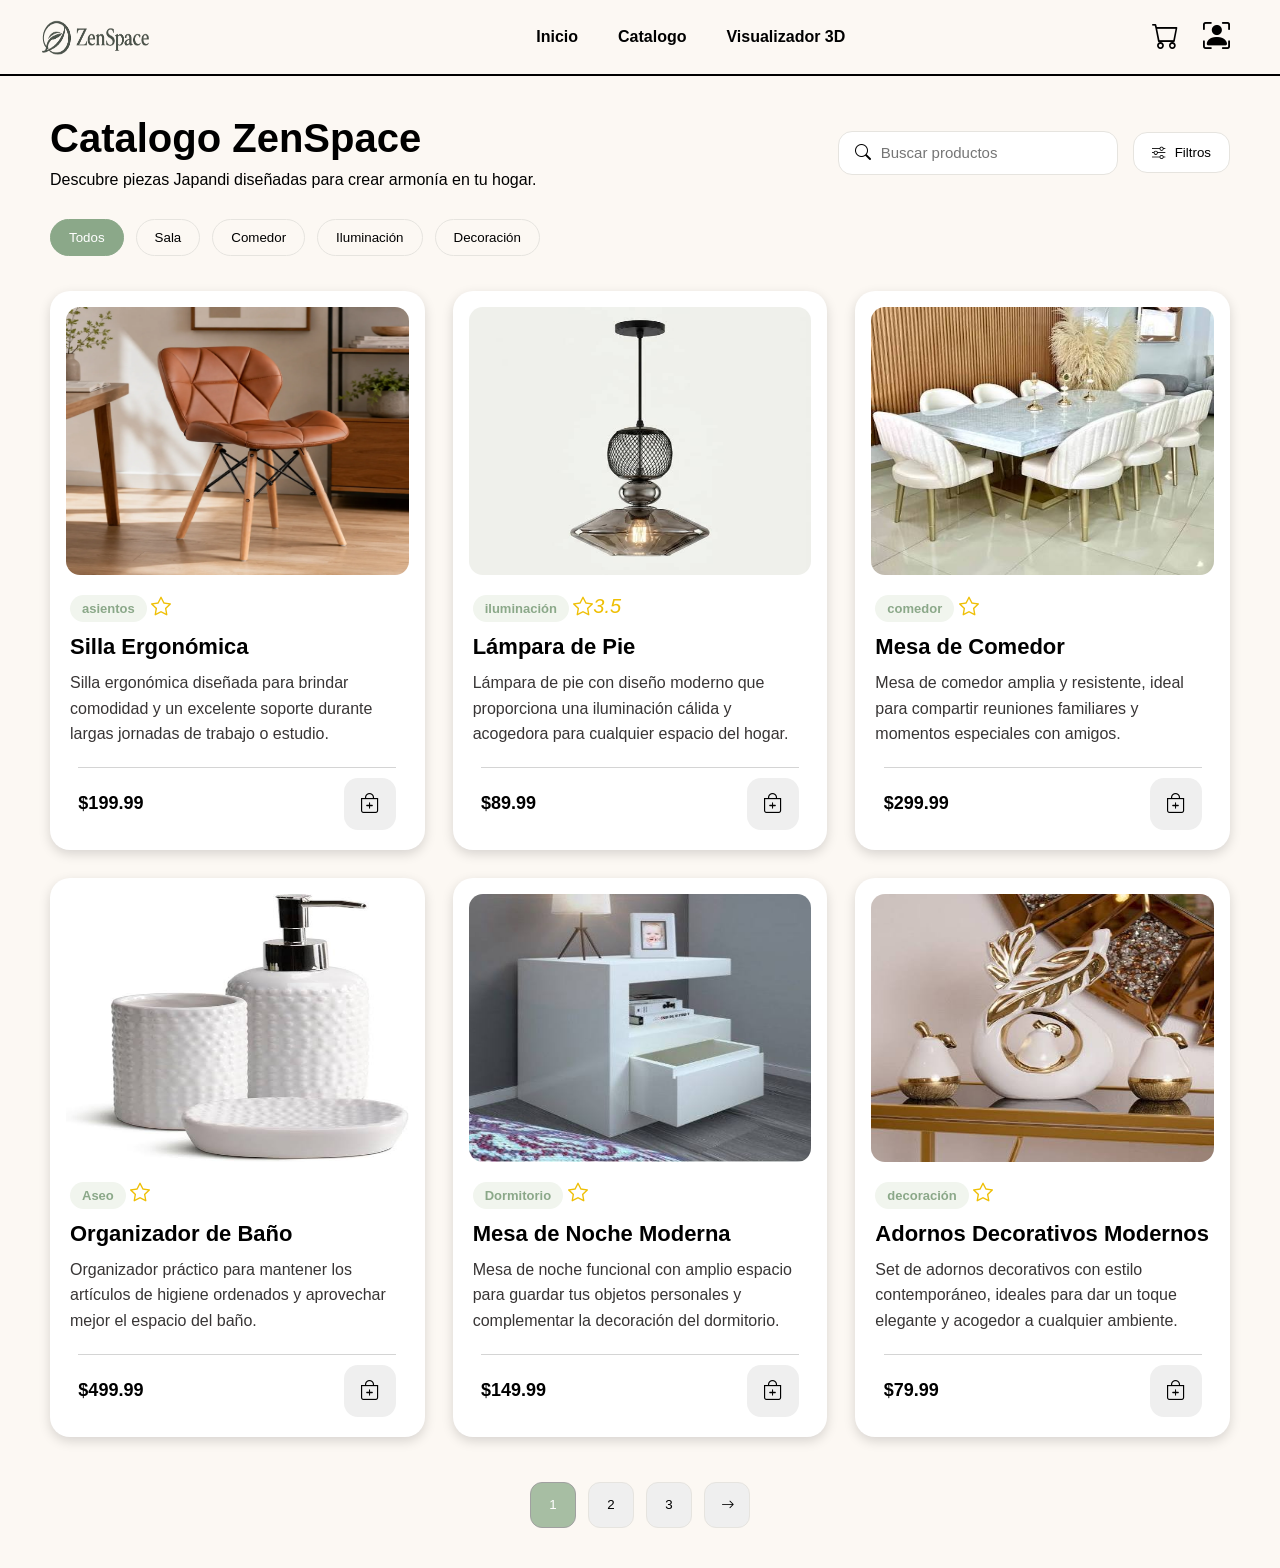
<file: Cliente/catalogo.html>
<!DOCTYPE html>
<html lang="en">
<head>
    <meta charset="UTF-8">
    <meta name="viewport" content="width=device-width, initial-scale=1.0">
    <title>ZenSpace</title>
    <link rel="stylesheet" href="style.css">
</head>
<body>
    <header class="header">
        <div class="logo">
            <img src="../images/logo.png" alt="Logo ZenSpace" width="110" height="35">
        </div>
        <nav class="menu">
            <a href="index.html" class="link">Inicio</a>
            <a href="catalogo.html" class="link">Catalogo</a>
            <a href="visualizador.html" class="link">Visualizador 3D</a>
        </nav>
                <nav class="menu_1">
            <a href="carrito.html" class="btn-carrito"><i class="bi bi-cart"></i></a>
            <a href="perfil.html" class="btn-perfil"><i class="bi bi-person-bounding-box"></i></a>
        </nav>
    </header>

    <section class="catalogo">

        <div class="header-catalogo">

            <div>
                <h1>Catalogo ZenSpace</h1>
                <p>Descubre piezas Japandi diseñadas para crear armonía en tu hogar.</p>   
            </div>
            <div class="acciones">
                <div class="busqueda"><i class="bi bi-search"></i>
                <input type="text" placeholder="Buscar productos">
                </div>

                <button class="btn-filtro"><i class="bi bi-sliders"></i>Filtros</button>

            </div>
        </div>

        <div class="filtros">
            <button class="chip activo">Todos</button>
            <button class="chip">Sala</button>
            <button class="chip">Comedor</button>
            <button class="chip">Iluminación</button>
            <button class="chip">Decoración</button>
        </div>

        <div class="grid-catalogo">
            <article class="card-producto">
                <div class="img-producto">
                 <img src="../images/silla.png" alt="silla ergonomica">
                 <button class="favorito">
                 <i class="bi bi-heart"></i>
                 </button>
                </div>

                <div class="contenido-producto">
                    <div class="encabezado">
                     <span class="marcar-categoria">asientos</span>
                     <span class="btn-estrella">
                     <i class="bi bi-star"></i> </span> 
                    </div>
                    <h3>Silla Ergonómica</h3>
                    <p>Silla ergonómica diseñada para brindar comodidad y un excelente soporte durante largas jornadas de trabajo o estudio.</p>

                    <div class="footer-producto">
                        <div>
                         <strong class="precio-catalogo">$199.99</strong>
                        </div>
                     <button class="btn-agregar-carrito">
                     <i class="bi bi-bag-plus"></i>
                     </button>
                    </div>
                </div>
            </article>

            <article class="card-producto">
                <div class="img-producto">
                    <img src="../images/lampara.png" alt="lampara de pie">
                    <button class="favorito">
                        <i class="bi bi-heart"></i>
                    </button>
                </div>

                <div class="contenido-producto">
                    <div class="encabezado">
                     <span class="marcar-categoria">iluminación</span>
                     <span class="btn-estrella"><i class="bi bi-star">3.5</i> </span>
                    </div>
                 <h3>Lámpara de Pie</h3>
                 <p>Lámpara de pie con diseño moderno que proporciona una iluminación cálida y acogedora para cualquier espacio del hogar.</p>

                    <div class="footer-producto">
                        <div>
                         <strong class="precio-catalogo">$89.99</strong>
                        </div>
                     <button class="btn-agregar-carrito">
                     <i class="bi bi-bag-plus"></i>
                     </button>
                    </div>
                </div>
            </article>

            <article class="card-producto">
                <div class="img-producto">
                    <img src="../images/comedor.png" alt="mesa de comedor">
                    <button class="favorito">
                        <i class="bi bi-heart"></i>
                    </button>
                </div>

                <div class="contenido-producto">
                    <div class="encabezado">
                     <span class="marcar-categoria">comedor</span>
                     <span class="btn-estrella"><i class="bi bi-star"></i></span>
                    </div>
                    <h3>Mesa de Comedor</h3>
                    <p>Mesa de comedor amplia y resistente, ideal para compartir reuniones familiares y momentos especiales con amigos.</p>

                    <div class="footer-producto">
                        <div>
                         <strong class="precio-catalogo">$299.99</strong>
                        </div>

                     <button class="btn-agregar-carrito">
                     <i class="bi bi-bag-plus"></i>
                     </button>
                    </div>
                </div>
            </article>

            <article class="card-producto">
                <div class="img-producto">
                    <img src="../images/aseo.png" alt="sofa minimalista">
                    <button class="favorito">
                        <i class="bi bi-heart"></i>
                    </button>
                </div>

                <div class="contenido-producto">
                    <div class="encabezado">
                     <span class="marcar-categoria">Aseo</span>
                     <span class="btn-estrella"><i class="bi bi-star"></i></span>
                    </div>
                    <h3>Organizador de Baño</h3>
                    <p>Organizador práctico para mantener los artículos de higiene ordenados y aprovechar mejor el espacio del baño.</p>

                    <div class="footer-producto">
                        <div>
                         <strong class="precio-catalogo">$499.99</strong>
                        </div>

                     <button class="btn-agregar-carrito">
                     <i class="bi bi-bag-plus"></i>
                     </button>
                    </div>
                </div>
            </article>

            <article class="card-producto">
                <div class="img-producto">
                    <img src="../images/mesa_noche.png" alt="mesa de noche">
                    <button class="favorito">
                        <i class="bi bi-heart"></i>
                    </button>
                </div>

                <div class="contenido-producto">
                    <div class="encabezado">
                     <span class="marcar-categoria">Dormitorio</span>
                     <span class="btn-estrella"><i class="bi bi-star"></i></span>
                    </div>
                    <h3>Mesa de Noche Moderna</h3>
                    <p>Mesa de noche funcional con amplio espacio para guardar tus objetos personales y complementar la decoración del dormitorio.</p>

                    <div class="footer-producto">
                        <div>
                         <strong class="precio-catalogo">$149.99</strong>
                        </div>

                     <button class="btn-agregar-carrito">
                     <i class="bi bi-bag-plus"></i>
                     </button>
                    </div>
                </div>
            </article>

            <article class="card-producto">
                <div class="img-producto">
                    <img src="../images/adornos.png" alt="adornos de decoración">
                    <button class="favorito">
                        <i class="bi bi-heart"></i>
                    </button>
                </div>

                <div class="contenido-producto">
                    <div class="encabezado">
                     <span class="marcar-categoria">decoración</span> 
                     <span class="btn-estrella"><i class="bi bi-star"></i> </span>
                    </div>
                    <h3>Adornos Decorativos Modernos</h3>
                    <p>Set de adornos decorativos con estilo contemporáneo, ideales para dar un toque elegante y acogedor a cualquier ambiente.</p>

                    <div class="footer-producto">
                        <div>
                         <strong class="precio-catalogo">$79.99</strong>
                        </div>

                     <button class="btn-agregar-carrito">
                     <i class="bi bi-bag-plus"></i>
                     </button>
                    </div>
                </div>
            </article>
        </div>

        <div class="paginacion">
            <button class="pagina actual">1</button>
            <button class="pagina">2</button>
            <button class="pagina">3</button>
            <button class="siguiente pagina">
            <i class="bi bi-arrow-right"></i>
            </button>
        </div>
    </section>
</file>
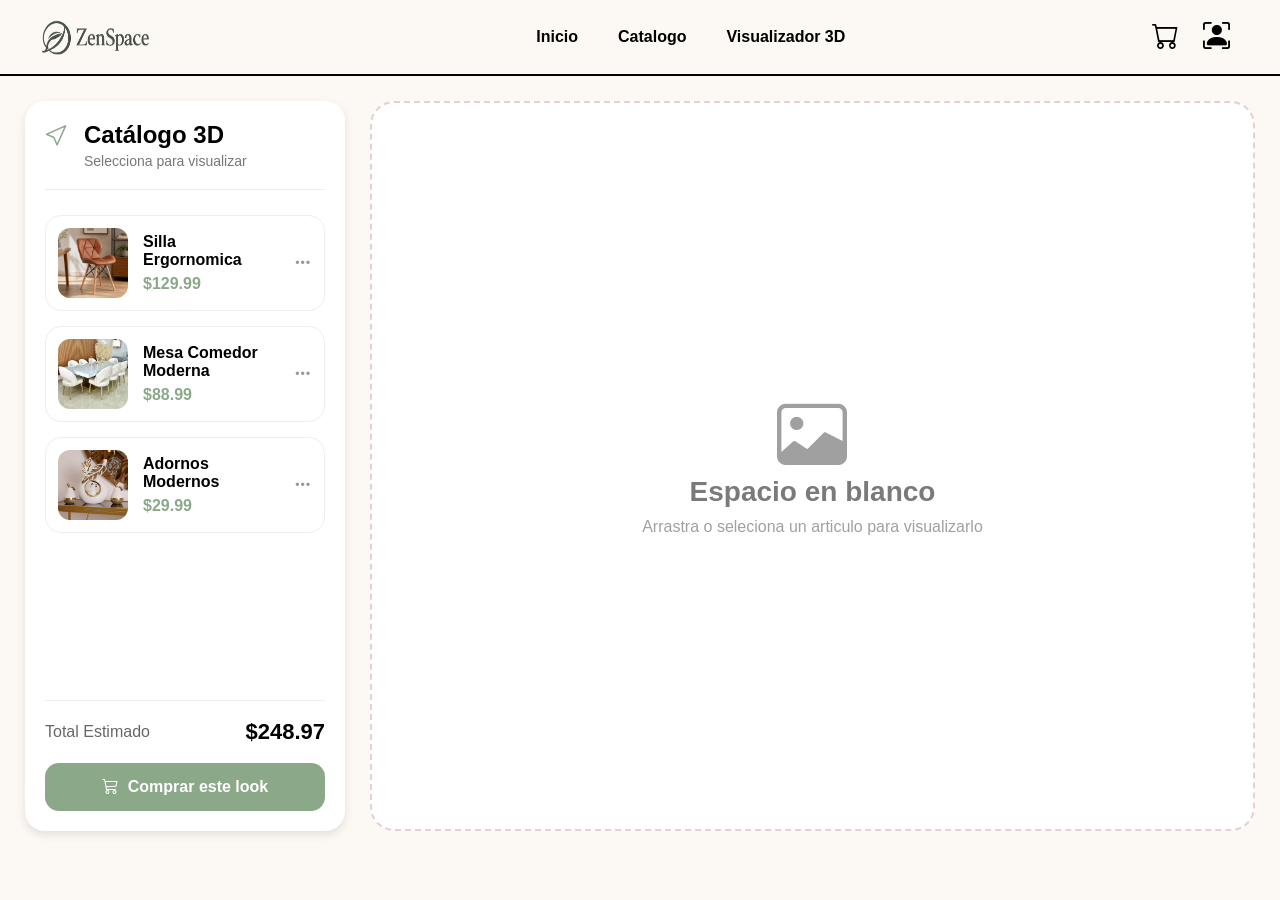
<file: Cliente/visualizador.html>
<!DOCTYPE html>
<html lang="en">
<head>
    <meta charset="UTF-8">
    <meta name="viewport" content="width=device-width, initial-scale=1.0">
    <title>ZenSpace</title>
    <link rel="stylesheet" href="style.css">
</head>
<body>
    <header class="header">
        <div class="logo">
            <img src="../images/logo.png" alt="Logo ZenSpace" width="110" height="35">
        </div>
        <nav class="menu">
            <a href="index.html" class="link">Inicio</a>
            <a href="catalogo.html" class="link">Catalogo</a>
            <a href="visualizador.html" class="link">Visualizador 3D</a>
        </nav>
                <nav class="menu_1">
            <a href="carrito.html" class="btn-carrito"><i class="bi bi-cart"></i></a>
            <a href="perfil.html" class="btn-perfil"><i class="bi bi-person-bounding-box"></i></a>
        </nav>
    </header>

<section class="visualizador">

    <aside class="panel-3d">

      <div class="panel-titulo">
        <i class="bi bi-cursor"></i>
          <div>
            <h2>Catálogo 3D</h2>
            <p>Selecciona para visualizar</p>
          </div>
      </div>

    <div class="lista-3d">

        <div class="item-3d">  
          <img src="../images/silla.png" alt="Silla Ergonomica">
          <div class="item-info">
            <h3>Silla Ergornomica</h3>
            <span>$129.99</span>
          </div>
          <i class="bi bi-three-dots"></i>
        </div>

      <div class="item-3d">
        <img src="../images/comedor.png" alt="Mesa Comedor Moderna">
        <div class="item-info">
            <h3>Mesa Comedor Moderna</h3>
            <span>$88.99</span>
        </div>
        <i class="bi bi-three-dots"></i>
      </div>

      <div class="item-3d">
        <img src="../images/adornos.png" alt="Adornos Modernos">
        <div class="item-info">
            <h3>Adornos Modernos</h3>
            <span>$29.99</span>
        </div>
        <i class="bi bi-three-dots"></i>
      </div>
    </div>

      <div class="resumen-3d">
        <div class="total-productos3d">
            <span>Total Estimado</span>
            <strong>$248.97</strong>
        </div>

        <button class="btn-look">
            <i class="bi bi-cart3"></i>
            Comprar este look
        </button>

      </div>

    </aside>

    <div class="lienzo-3d">
        <div class="visualizacion">
            <i class="bi bi-image"></i>
            <h3>Espacio en blanco</h3>
            <p>Arrastra o seleciona un articulo para visualizarlo</p>
        </div>

    </div>

</section>
</file>
<file: style.css>
@import url("https://cdn.jsdelivr.net/npm/bootstrap-icons@1.13.1/font/bootstrap-icons.min.css");
*
{
  box-sizing: border-box;
  margin: 0;
  padding: 0;
}

body {
  font-family: "Segoe UI", sans-serif;
  color: #000000;
  background-color: #fcf8f3;
  height: auto;
  display: flex;
  flex-direction: column;
  min-height: 100vh;
  overflow-x: hidden;
}

.header {
  display: flex;
  align-items: center;
  padding: 15px 40px;
  background: #ffffff;
  border-bottom: 2px solid;
  justify-content: space-between;
}

 /* tamaño de el logo */
.logo {
    width: 200px;
    margin-top: 5px;

}

.footer {
  text-align: center;
  padding: 20px;
  background: #8BA889;
  color: white;
}

.bienvenida {
  padding: 30px 50px;
  background: #fcf8f3;
}

.bienvenida h1 {
  margin-bottom: 20px;
  color: #000000;
}

.menu {
  display: flex;
  gap: 40px;
  align-items: center;
  justify-content: space-around;
}

.menu a {
  text-decoration: none;
  color: #000000;
  font-weight: bold;
  transition: color 0.3s ease;
}

.menu_1 a {
  text-decoration: none;
  color: #000000;
  font-weight: bold;
  transition: color 0.3s ease;
  padding: 10px;
} 

.link:hover {
  padding: 2px;
  background: #e7e7e7;
  border-radius: 5px;
  transition: .1s;
}

.btn-carrito i, .btn-perfil i {
  font-size: 24px;
}

.btn-perfil i:hover,
.btn-carrito i:hover {
  border: 1px solid ;
  border-radius: 5px;
  background: #dddddd;
  padding: 2px;
  transition: .1s;
}

.destacadas-seccion {
  padding: 30px 50px;
}

.destacadas-seccion h2 {
  margin-bottom: 30px;
  color: #000000;
}

/*  botón para agregar prodcuto al carrito */
.btn-aggcarrito {
  margin: 10px 5px;
  width: 52px;
  height: 52px;
  font-size: 20px;
  border: none;
  border-radius: 14px;
  color: #000000;
  cursor: pointer;
  transition: .3s;
  
}

.btn-aggcarrito:hover {
  background: #A7BEA3;
}

.footer-producto {
  display: flex;
  justify-content: space-between;
  align-items: center;
  padding-top: 10px;
  border-top: 1px solid #d4d4d4;
  width: 95%;
  margin: 12px auto 0;
  margin-top: auto;
}

.btn-star i {
  color: #000000;
  font-size: 23px;
  transition: all .2s ease;
}

.btn-star:hover i {
  color: #A7BEA3;
  transform: scale(1.1);
}

/* catalogo */

.catalogo {
  padding: 40px 50px;
}

.header-catalogo {
  display: flex;
  justify-content: space-between;
  align-items: center;
  margin-bottom: 30px;
  gap: 20px;
}

.header-catalogo h1 {
  font-size: 40px;
  margin-bottom: 10px;
}

.acciones {
  display: flex;
  align-items: center;
  gap: 15px;
}

.busqueda {
  display: flex;
  align-items: center;
  gap: 10px;
  background: #ffffff;
  border: 1px solid #E6E4DF;
  border-radius: 14px;
  padding: 12px 16px;
  min-width: 280px;
}

.busqueda input {
  border: none;
  outline: none;
  background: transparent;
  font-size: 15px;
}

.btn-filtro {
  display: flex;
  align-items: center;
  cursor: pointer;
  border: 1px solid #E6E4DF; 
  border-radius: 14px;
  gap: 10px;
  padding: 12px 18px;
  transition: .3s;
  background: #ffffff;
}

.btn-filtro:hover {
  border-color: #383535;
}

/* marcadores rapidos de categoria */

.filtros {
  display: flex;
  flex-wrap: wrap;
  gap: 12px;
  margin-bottom: 35px;
}

.chip {
  border: 1px solid #E6E4DF ;
  border-radius: 20px;
  cursor: pointer;
  background: #fcf8f3;
  padding: 10px 18px;
  transition: .3s;
}

.chip.activo,
.chip:hover {
  background: #8BA889;
  color: #ffffff;
  border-color: #8BA889;
}

.grid-catalogo {
  display: grid;
  grid-template-columns: repeat(auto-fill, minmax(290px, 1fr));
  gap: 28px;
}

.card-producto {
  display: flex;
  flex-direction: column;
  max-width: 380px;
  border-radius: 20px;
  background: #ffffff;
  overflow: hidden;
  box-shadow: 0 4px 12px rgba(0,0,0,.15);
  transition: .3s;
}

.card-producto:hover {
  transform: translate(-6px);
  box-shadow: 0 10px 24px rgba(0,0,0,.38);
}

.img-producto {
  position: relative;
}

.img-producto img {
  padding: 16px;
  width: 100%;
  height: 300px;
  border-radius: 30px;
}

.favorito {
  position: absolute;
  top: 28px;
  right:28px;
  width:42px;
  height:42px;
  border: none;
  border-radius: 50px;
  background: none;
  cursor: pointer;
  opacity: 0;
  transition: .3s;
  font-size: 20px;
} 

.card-producto:hover .favorito{
  opacity: 1;
}

.favorito:hover {
  color: red;
}

.contenido-producto {
  display: flex;
  flex-direction: column;
  flex: 1;
  padding: 0 20px 20px;
}

.marcar-categoria {
  display: inline-block;
  padding: 6px 12px;
  border-radius: 20px;
  background: #F1F5EE;
  color: #8BA889;
  font-size: 13px;
  font-weight: 600;
  margin-bottom: 12px;
}

.contenido-producto h3 {
  font-size: 22px;
  margin-bottom: 10px;
}

.contenido-producto p {
  color: #383535;
  line-height: 1.6;
  margin-bottom: 20px;
}


.precio-catalogo {
  font-size: 18px;
}

.btn-agregar-carrito {
  width: 52px;
  height: 52px;
  font-size: 20px;
  border: none;
  border-radius: 14px;
  color: #000000;
  cursor: pointer;
  transition: .3s;
}

.btn-agregar-carrito:hover {
  background: #A7BEA3;
}

.paginacion {
  display: flex;
  justify-content: center;
  align-items: center;
  gap: 12px;
  margin-top: 45px;
}

.pagina {
  width: 46px;
  height: 46px;
  border: none;
  border-radius: 12px;
  border: 1px solid #E6E4DF;
  cursor: pointer;
  transition: .3s;
}

.pagina.actual,
.pagina:hover {
  background: #A7BEA3;
  color: #ffffff;
  border-color: #a0a0a0;
}

.btn-estrella {
  color: #EFBF04;
  font-size: 20px;
}
/* visualizador 3d*/

.visualizador {
  display: grid;
  grid-template-columns: 320px 1fr;
  gap: 25px;
  padding: 25px;
  background: #fcf8f3;
  min-height: calc(100vh - 120px);
}

.panel-3d {
  display: flex;
  flex-direction: column;
  padding: 20px;
  border-radius: 20px;
  box-shadow: 0 4px 10px rgba(0,0,0,.10);
  background: #ffffff;
}

.panel-titulo {
  display: flex;
  align-items: flex-start;
  gap: 15px;
  padding-bottom: 20px;
  border-bottom: 1px solid #eee;
}

.panel-titulo i {
  color: #8BA889;
  font-size: 24px;
}

.panel-titulo h2 {
  font-size: 24px;
  margin-bottom: 4px;
}

.panel-titulo p {
  color: #777;
  font-size: 14px;
}

.lista-3d {
  display: flex;
  flex-direction: column;
  gap: 15px;
  margin: 25px 0;
}

.item-3d {
  display: flex;
  align-items: center;
  gap: 15px;
  padding: 12px;
  border: 1px solid #eee;
  border-radius: 16px;
  transition: .3s;
}

.item-3d:hover {
  border-color: #8BA889;
  transform: translate(-2px);
}

.item-3d img {
  width: 70px;
  height: 70px;
  border-radius: 12px;
}

.lienzo-3d img {
  max-width: 400px;
  max-height: 800px;
  object-fit: contain;
}

.item-info {
  flex: 1;
}

.item-info h3 {
  font-size: 16px;
  margin-bottom: 6px;
}

.item-info span {
  color: #8BA889;
  font-weight: 700;
}

.item-3d .bi-three-dots {
  color: #999;
  font-size: 18px;
  cursor: pointer;
}

.resumen-3d {
  margin-top: auto;
}

.total-productos3d {
  display: flex;
  justify-content: space-between;
  align-items: center;
  padding: 18px 0;
  border-top: 1px solid #eee;
}

.total-productos3d span {
  color: #666;
}

.total-productos3d strong {
  font-size: 22px;
}

.btn-look {
  display: flex;
  justify-content: center;
  align-items: center;
  gap: 10px;
  padding: 15px;
  width: 100%;
  border: none;
  border-radius: 14px;
  font-size: 16px;
  font-weight: 600;
  color: #ffffff;
  background: #8BA889;
  cursor: pointer;
  transition: .3s;
}

.btn-look:hover {
  background: #A7BEA3;
}

.lienzo-3d {
  display: flex;
  justify-content: center;
  align-items: center;
  position: relative;
  min-height: 700px;
  border: 2px dashed #E5D0D8; 
  border-radius: 24px;
  background: #ffffff;
}

.visualizacion {
  text-align: center;
  color: #A0A0A0;
}

.visualizacion i {
  font-size: 70px;
  margin-bottom: 20px;
}

.visualizacion h3 {
  font-size: 28px;
  margin-bottom: 10px;
  color: #7A7A7A;
}

.visualizacion p {
  font-size: 16px;
}

.datos-visualizacion {
  text-align: center;
}

.datos-visualizacion h3 {
  font-size: 28px;
  margin-bottom: 10px;
  color: #000000;
}

.datos-visualizacion p {
  font-size: 16px;
  color: #000000;
}


/* carrito */

.carrito {
  align-items: start;
  display: grid;
  grid-template-columns: minmax(0, 1fr) minmax(320px, 380px);
  gap: 25px;
  padding: 30px ;
  background: #fcf8f3;
  min-height: calc(100vh - 120px);
}

.header-carrito {
  display: flex;
  align-items: flex-start;
  gap: 15px;
  padding: 30px;
  padding-bottom: 10px;
}

.header-carrito h3 {
  font-size: 30px;
  font-weight: bold;
  color: #000000;
  margin-bottom: 4px;
}

.productos-carrito {
  display: flex;
  flex-direction: column;
  padding: 20px;
  background: #ffffff;
  border-radius: 20px;
}

.lista-productos {
  display: flex;
  flex-direction: column;
  gap: 15px;
  margin: 25px 0;
  
}
.producto-agregado {
  display: flex;
  align-items: center;
  gap: 15px;
  padding: 12px;
  border-bottom: 1px solid #777777 ;
}

.producto-agregado img {
  width: 180px;
  height: 180px;
  border-radius: 12px;
}

.descripcion-producto {
  flex: 0.5;
}

.descripcion-producto h3 {
  font-size: 20px;
  margin-bottom: 6px;
}

.descripcion-producto h4 {
  font-size: 17px;
  margin-left: 5px;
}

.cantidad-productos {
  flex: 0.3;
  display: flex;
  flex-direction: column;
  gap: 6px;
  border-right: 0.2px solid #777777;
}

.cantidad-productos h4 {
  font-size: 12px;
  margin-left: 25px;
}

.suma-resta-producto {
  display: flex;
  align-items: center;
  background: #f2f2f2;
  border-radius: 10px;
  width: fit-content;
  
}

.sumar-producto {
  width: 35px;
  height: 35px;
  border: none;
  background: #d3d3d3;
  font-size: 18px;
  border-radius: 0 10px 10px 0;
  cursor: pointer;
}

.restar-producto {
  width: 35px;
  height: 35px;
  border: none;
  background: #d3d3d3;
  font-size: 18px;
  border-radius: 10px 0 0 10px;
  cursor: pointer;
}

.sumar-producto:hover,
.restar-producto:hover {
  background: #a8a8a8;
}

.numero-productos {
  width: 35px;
  height: 35px;
  text-align: center;
  border: none;
  background: transparent;
  font-size: 15px;
}

.total-productosumado {
  flex: 0.2;
  display: flex;
  justify-content: flex-end;
}

.total-precio span {
  font-size: 18px;
  font-weight: bold;
}

.total-precio i {
  font-size: 22px;
}

.total-precio button {
  width: 36px;
  height: 36px;
  margin-left: 10px;
  background: #e7e7e7;
  border: none;
  border-radius: 8px;
  cursor: pointer;
}

.total-precio button:hover {
  background: #a8a8a8;
  
}

.resumen-columna {
  display: flex;
  flex-direction: column;
  gap: 25px;
}

.resumen-carrito {
  background: #ffff;
  padding: 30px;
  border-radius: 15px;
}

.resumen-pedido h3 {
  font-size: 25px;
  font-weight: bold;
}

.resumen-pedido h2 {
  font-size: 15px;
  color: #141414;
}


.resumen-pedido h3 {
  font-size: 18px;
  margin-bottom: 18px;
}

.fila-resumen {
  display: flex;
  justify-content: space-between;
  margin-bottom: 14px;
  color: #555;
  font-size: 15px;
}

.fila-resumen span {
  color: #000000;
}

.fila-resumen .descuento {
  color: #2e7d32; 
}

.finalizar-compra {
  border-top: 1px solid #eee;
  margin-top: 10px;
  padding-top: 18px;
}

.fila-total {
  display: flex;
  justify-content: space-between;
  align-items: center;
  margin-bottom: 6px;
}

.fila-total h2 {
  font-size: 20px;
  font-weight: 700;
}

.fila-total span {
  font-size: 20px;
  font-weight: 700;
}

.impuestos {
  color: #999;
  font-size: 13px;
  margin-bottom: 20px;
}

.btn-finalizar {
  width: 100%;
  padding: 16px;
  background: #1a1a1a;
  color: #ffffff;
  border: none;
  border-radius: 14px;
  font-size: 16px;
  font-weight: 600;
  cursor: pointer;
  margin-bottom: 12px;
  transition: .3s;
}

.btn-finalizar:hover {
  background: #333;
}

.btn-envio {
  width: 100%;
  padding: 16px;
  background: #b3b3b3;
  color: #000000;
  border: none;
  border-radius: 14px;
  font-size: 16px;
  font-weight: 600;
  cursor: pointer;
  transition: .3s;
}

.btn-envio:hover {
  background: #ccc6c6;
}

.confianza-compra {
  display: flex;
  flex-direction: column;
  gap: 18px;
  background: #ffffff;
  border-radius: 20px;
  padding: 24px;
  margin: 0;
}

.fila-confianza {
  display: flex;
  align-items: center;
  gap: 14px;
}

.fila-confianza i {
  font-size: 22px;
  color: #000000;
  flex-shrink: 0;
}

.fila-confianza h4 {
  font-size: 15px;
  margin-bottom: 4px;
}

.texto-confianza p {
  font-size: 13px;
  color: #424242;
}

.btn-volver-catalogo {
  color: #ffffff;
  background: #000000;
  border: none;
  border-radius: 10px;
}

.btn-volver-catalogo:hover {
  background: #3b3b3b;
  color: #ffffff;
  transition: .3s;
}

.bi bi-cart-x {
  font-size: 50px;
  color: #000000;
}

/* Perfil */

.perfil {
  padding: 50px 80px;
}

.contenedor-perfil {
  display: flex;
  align-items: center;
  justify-content: space-between;
  background: #ffffff;
  border-radius: 20px;
  box-shadow: 0 4px 10px rgba(0,0,0,.12);
  padding: 35px;
}

.informacion-perfil {
  display: flex;
  align-items: center;
  gap: 30px;
}

.informacion-perfil img {
  width: 110px;
  height: 110px;
  border-radius: 50%;
  border: 2px solid #acacac;
  object-fit: cover;
}

.datos-usuario h2 {
  font-size: 30px;
  margin-bottom: 8px;
}

.datos-usuario p {
  color: #575757;
  margin-bottom: 16px;
}

.btn-cerrar {
  background: #FFF3F3;
  color: #d86d6d;
  border: none;
  border-radius: 10px;
  padding: 12px 18px;
  cursor: pointer;
  transition: .3s;
}

.btn-cerrar:hover {
  background: #f5dbdb;
}

.contenedor-puntos {
  display: flex;
  flex-direction: column;
  align-items: center;
  justify-content: center;
  background: #e7e7e7;
  border: 1px solid #c5c5c5;
  border-radius: 18px;
  width: 160px;
  height: 130px;
}

.contenedor-puntos i {
  color: #92b390;
}

.contenedor-puntos h2 {
  font-size: 30px;
}

.titulo-historial {
  font-size: 25px;
  margin: 45px 0 30px;
}

.pedido {
  display: flex;
  align-items: center;
  background: #ffffff;
  border-radius: 18px;
  box-shadow:0 4px 10px rgba(0,0,0,.10);
  padding: 25px;
  margin-bottom: 20px;
}

.pedido strong{
  margin-left: 30px;
}

.informacion-pedido {
  display: flex;
  align-items: center;
  flex: 1;
  gap: 20px;
}


.icono-pedido {
  display: flex;
  align-items: center;
  justify-content: center;
  background: #b4b4b4;
  border-radius: 50%;
  width: 50px;
  height: 50px;
}

.icono-pedido i {
  color: #000000;
  font-size: 20px;
}

.estado {
  font-size: 14px;
  font-weight: 600;
  padding: 8px 18px;
  border-radius: 20px;
}

.camino {
  background: #fdf5e0;
  color: #C79000;
}

.entregado {
  background: #e2f8eb;
  color: #3D9960;
}

@media screen and (max-width: 768px) {

.header {
  flex-wrap: wrap;
  padding: 15px 20px;
  gap: 15px;
}

.menu {
  gap: 20px;
  flex-wrap: wrap;
}

.grid-catalogo {
  grid-template-columns: 1fr;
}

.header-catalogo {
  flex-direction: column;
  align-items: flex-start;
}

.busqueda {
  min-width: 0;
  width: 100%;
}

.carrito {
  grid-template-columns: 1fr;
  padding: 15px;
}

.producto-agregado {
  flex-wrap: wrap;
}

.producto-agregado img {
  width: 100px;
  height: 100px;
}

.visualizador {
  grid-template-columns: 1fr;
}

  .lienzo-3d {
  min-height: 400px;
}

  .contenedor-perfil {
    flex-direction: column;
    align-items: flex-start;
  gap: 20px;
}

.informacion-perfil {
  flex-direction: column;
  text-align: center;
}

.pedido {
  flex-direction: column;
  align-items: flex-start;
  gap: 10px;
}

.pedido strong {
  margin-left: 0;
}

.perfil {
  padding: 25px 20px;
}

.destacadas-seccion {
  padding: 25px 20px;
}

.catalogo {
  padding: 25px 20px;
}

.contenedor-perfil {
  flex-direction: column;
  align-items: stretch; 
  padding: 20px;
  gap: 20px;
}

.informacion-perfil {
  flex-direction: column;
  align-items: center;
  text-align: center;
  gap: 15px; /* baja el gap de 30px, muy grande para móvil */
}

.informacion-perfil img {
  width: 90px;
  height: 90px;
}
  .datos-usuario {
  display: flex;
  flex-direction: column;
  align-items: center;
}

.contenedor-puntos {
  width: 100%;   /* 👈 en vez de los 160px fijos */
  height: auto;
  padding: 15px;
}

.titulo-historial {
  font-size: 20px;
  margin: 30px 0 20px;
}

.pedido {
  flex-direction: column;
  align-items: flex-start;
  gap: 12px;
  padding: 18px;
}

.informacion-pedido {
  width: 100%;
}

  .pedido strong {
  margin-left: 0;
  font-size: 18px;
}

.estado {
 align-self: flex-start;
}
}
</file>
<file: Cliente/style.css>
@import url("https://cdn.jsdelivr.net/npm/bootstrap-icons@1.13.1/font/bootstrap-icons.min.css");
*
{
  box-sizing: border-box;
  margin: 0;
  padding: 0;
}

body {
  font-family: "Segoe UI", sans-serif;
  color: #000000;
  background-color: #fcf8f3;
  height: auto;
  display: flex;
  flex-direction: column;
  min-height: 100vh;
  overflow-x: hidden;
}

.header {
  display: flex;
  align-items: center;
  padding: 15px 40px;
  background: #fcf8f3;
  border-bottom: 2px solid;
  justify-content: space-between;
}

 /* tamaño de el logo */
.logo {
    width: 200px;
    margin-top: 5px;

}

.footer {
  text-align: center;
  padding: 20px;
  background: #8BA889;
  color: white;
}

.bienvenida {
  padding: 30px 50px;
  background: #fcf8f3;
}

.bienvenida h1 {
  margin-bottom: 20px;
  color: #000000;
}

.menu {
  display: flex;
  gap: 40px;
  align-items: center;
  justify-content: space-around;
}

.menu a {
  text-decoration: none;
  color: #000000;
  font-weight: bold;
  transition: color 0.3s ease;
}

.menu_1 a {
  text-decoration: none;
  color: #000000;
  font-weight: bold;
  transition: color 0.3s ease;
  padding: 10px;
} 

.btn-carrito i, .btn-perfil i {
  font-size: 27px;
}

.btn-perfil i:hover,
.btn-carrito i:hover {
  padding: 10px;
  border: 1px solid ;
}

.destacadas-seccion {
  padding: 30px 50px;
}

.destacadas-seccion h2 {
  margin-bottom: 30px;
  color: #000000;
}

/*  botón para agregar prodcuto al carrito */
.btn-aggcarrito {
  margin: 10px 5px;
  width: 52px;
  height: 52px;
  font-size: 20px;
  border: none;
  border-radius: 14px;
  color: #000000;
  cursor: pointer;
  transition: .3s;
  
}

.btn-aggcarrito:hover {
  background: #A7BEA3;
}

.footer-producto {
  display: flex;
  justify-content: space-between;
  align-items: center;
  padding-top: 10px;
  border-top: 1px solid #d4d4d4;
  width: 95%;
  margin: 12px auto 0;
  margin-top: auto;
}

.btn-star i {
  color: #000000;
  font-size: 23px;
  transition: all .2s ease;
}

.btn-star:hover i {
  color: #A7BEA3;
  transform: scale(1.1);
}

/* catalogo */

.catalogo {
  padding: 40px 50px;
}

.header-catalogo {
  display: flex;
  justify-content: space-between;
  align-items: center;
  margin-bottom: 30px;
  gap: 20px;
}

.header-catalogo h1 {
  font-size: 40px;
  margin-bottom: 10px;
}

.acciones {
  display: flex;
  align-items: center;
  gap: 15px;
}

.busqueda {
  display: flex;
  align-items: center;
  gap: 10px;
  background: #ffffff;
  border: 1px solid #E6E4DF;
  border-radius: 14px;
  padding: 12px 16px;
  min-width: 280px;
}

.busqueda input {
  border: none;
  outline: none;
  background: transparent;
  font-size: 15px;
}

.btn-filtro {
  display: flex;
  align-items: center;
  cursor: pointer;
  border: 1px solid #E6E4DF; 
  border-radius: 14px;
  gap: 10px;
  padding: 12px 18px;
  transition: .3s;
  background: #ffffff;
}

.btn-filtro:hover {
  border-color: #383535;
}

/* marcadores rapidos de categoria */

.filtros {
  display: flex;
  flex-wrap: wrap;
  gap: 12px;
  margin-bottom: 35px;
}

.chip {
  border: 1px solid #E6E4DF ;
  border-radius: 20px;
  cursor: pointer;
  background: #fcf8f3;
  padding: 10px 18px;
  transition: .3s;
}

.chip.activo,
.chip:hover {
  background: #8BA889;
  color: #ffffff;
  border-color: #8BA889;
}

.grid-catalogo {
  display: grid;
  grid-template-columns: repeat(auto-fit, minmax(320px, 1fr));
  gap: 28px;
}

.card-producto {
  display: flex;
  flex-direction: column;
  border-radius: 20px;
  background: #ffffff;
  overflow: hidden;
  box-shadow: 0 4px 12px rgba(0,0,0,.15);
  transition: .3s;
}

.card-producto:hover {
  transform: translate(-6px);
  box-shadow: 0 10px 24px rgba(0,0,0,.38);
}

.img-producto img {
  position: relative;
  padding: 16px;
  width: 100%;
  height: 300px;
  border-radius: 30px;
}

.favorito {
  position: absolute;
  top: 28px;
  right:28px;
  width:42px;
  height:42px;
  border: none;
  border-radius: 50px;
  background: none;
  cursor: pointer;
  opacity: 0;
  transition: .3s;
  font-size: 20px;
} 

.card-producto:hover .favorito{
  opacity: 1;
}

.favorito:hover {
  color: red;
}

.contenido-producto {
  display: flex;
  flex-direction: column;
  flex: 1;
  padding: 0 20px 20px;
}

.marcar-categoria {
  display: inline-block;
  padding: 6px 12px;
  border-radius: 20px;
  background: #F1F5EE;
  color: #8BA889;
  font-size: 13px;
  font-weight: 600;
  margin-bottom: 12px;
}

.contenido-producto h3 {
  font-size: 22px;
  margin-bottom: 10px;
}

.contenido-producto p {
  color: #383535;
  line-height: 1.6;
  margin-bottom: 20px;
}


.precio-catalogo {
  font-size: 18px;
}

.btn-agregar-carrito {
  width: 52px;
  height: 52px;
  font-size: 20px;
  border: none;
  border-radius: 14px;
  color: #000000;
  cursor: pointer;
  transition: .3s;
}

.btn-agregar-carrito:hover {
  background: #A7BEA3;
}

.paginacion {
  display: flex;
  justify-content: center;
  align-items: center;
  gap: 12px;
  margin-top: 45px;
}

.pagina {
  width: 46px;
  height: 46px;
  border: none;
  border-radius: 12px;
  border: 1px solid #E6E4DF;
  cursor: pointer;
  transition: .3s;
}

.pagina.actual,
.pagina:hover {
  background: #A7BEA3;
  color: #ffffff;
  border-color: #a0a0a0;
}

.btn-estrella {
  color: #EFBF04;
  font-size: 20px;
}

.visualizador {
  display: grid;
  grid-template-columns: 320px 1fr;
  gap: 25px;
  padding: 25px;
  background: #fcf8f3;
  min-height: calc(100vh - 120px);
}

.panel-3d {
  display: flex;
  flex-direction: column;
  padding: 20px;
  border-radius: 20px;
  box-shadow: 0 4px 10px rgba(0,0,0,.10);
  background: #ffffff;
}

.panel-titulo {
  display: flex;
  align-items: flex-start;
  gap: 15px;
  padding-bottom: 20px;
  border-bottom: 1px solid #eee;
}

.panel-titulo i {
  color: #8BA889;
  font-size: 24px;
}

.panel-titulo h2 {
  font-size: 24px;
  margin-bottom: 4px;
}

.panel-titulo p {
  color: #777;
  font-size: 14px;
}

.lista-3d {
  display: flex;
  flex-direction: column;
  gap: 15px;
  margin: 25px 0;
}

.item-3d {
  display: flex;
  align-items: center;
  gap: 15px;
  padding: 12px;
  border: 1px solid #eee;
  border-radius: 16px;
  transition: .3s;
}

.item-3d:hover {
  border-color: #8BA889;
  transform: translate(-2px);
}

.item-3d img {
  width: 70px;
  height: 70px;
  border-radius: 12px;
}

.item-info {
  flex: 1;
}

.item-info h3 {
  font-size: 16px;
  margin-bottom: 6px;
}

.item-info span {
  color: #8BA889;
  font-weight: 700;
}

.item-3d .bi-three-dots {
  color: #999;
  font-size: 18px;
  cursor: pointer;
}

.resumen-3d {
  margin-top: auto;
}

.total-productos3d {
  display: flex;
  justify-content: space-between;
  align-items: center;
  padding: 18px 0;
  border-top: 1px solid #eee;
}

.total-productos3d span {
  color: #666;
}

.total-productos3d strong {
  font-size: 22px;
}

.btn-look {
  display: flex;
  justify-content: center;
  align-items: center;
  gap: 10px;
  padding: 15px;
  width: 100%;
  border: none;
  border-radius: 14px;
  font-size: 16px;
  font-weight: 600;
  color: #ffffff;
  background: #8BA889;
  cursor: pointer;
  transition: .3s;
}

.btn-look:hover {
  background: #A7BEA3;
}

.lienzo-3d {
  display: flex;
  justify-content: center;
  align-items: center;
  position: relative;
  min-height: 700px;
  border: 2px dashed #E5D0D8; 
  border-radius: 24px;
  background: #ffffff;
}

.visualizacion {
  text-align: center;
  color: #A0A0A0;
}

.visualizacion i {
  font-size: 70px;
  margin-bottom: 20px;
}

.visualizacion h3 {
  font-size: 28px;
  margin-bottom: 10px;
  color: #7A7A7A;
}

.visualizacion p {
  font-size: 16px;
}
</file>
